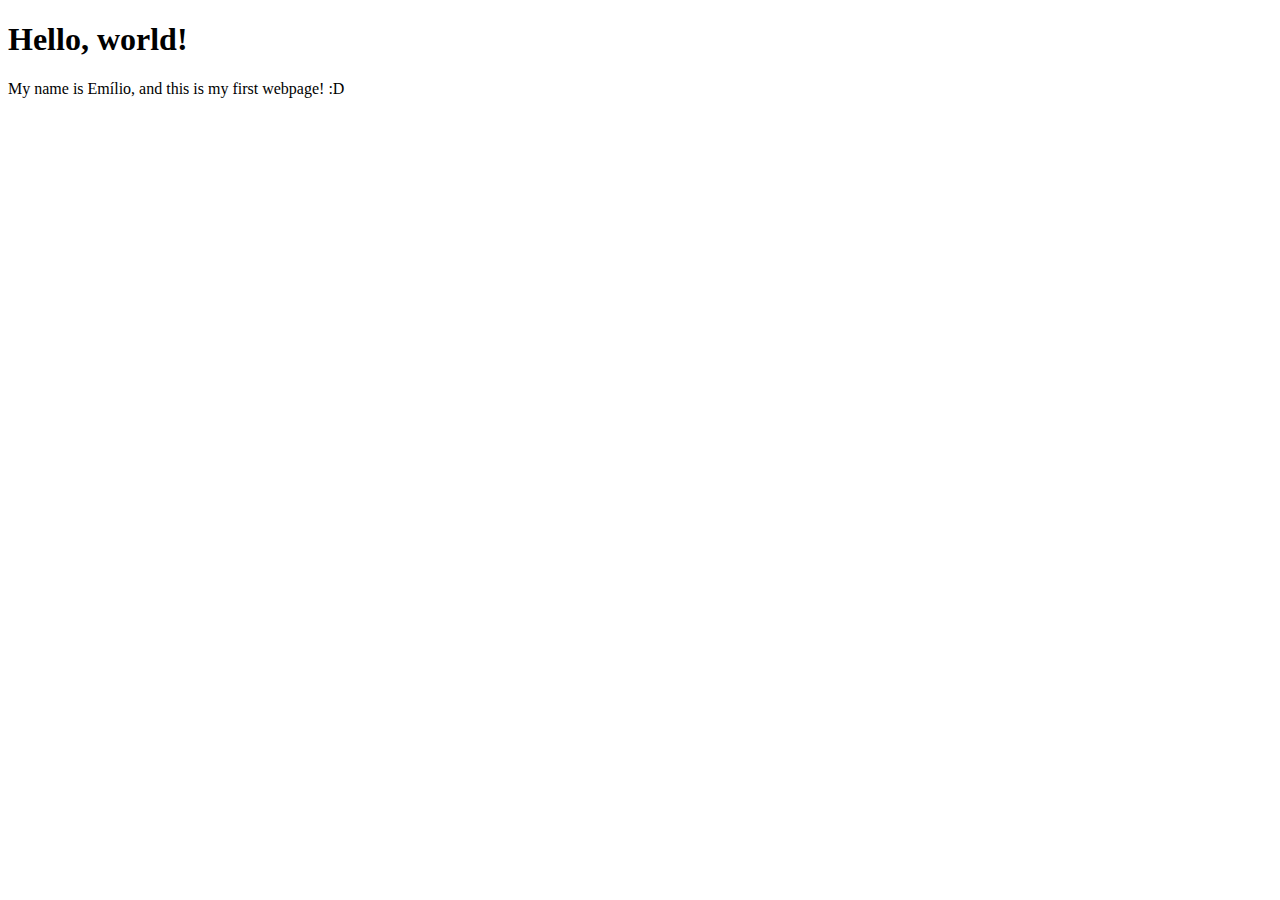
<file: 01-Test/index.html>
<!DOCTYPE html>
<html lang="en">
  <head>
    <meta charset="UTF-8" />
    <meta http-equiv="X-UA-Compatible" content="IE=edge" />
    <meta name="viewport" content="width=device-width, initial-scale=1.0" />
    <title>My first webpage</title>
  </head>
  <body>
    <h1>Hello, world!</h1>
    <p>My name is Emílio, and this is my first webpage! :D</p>
  </body>
</html>
</file>
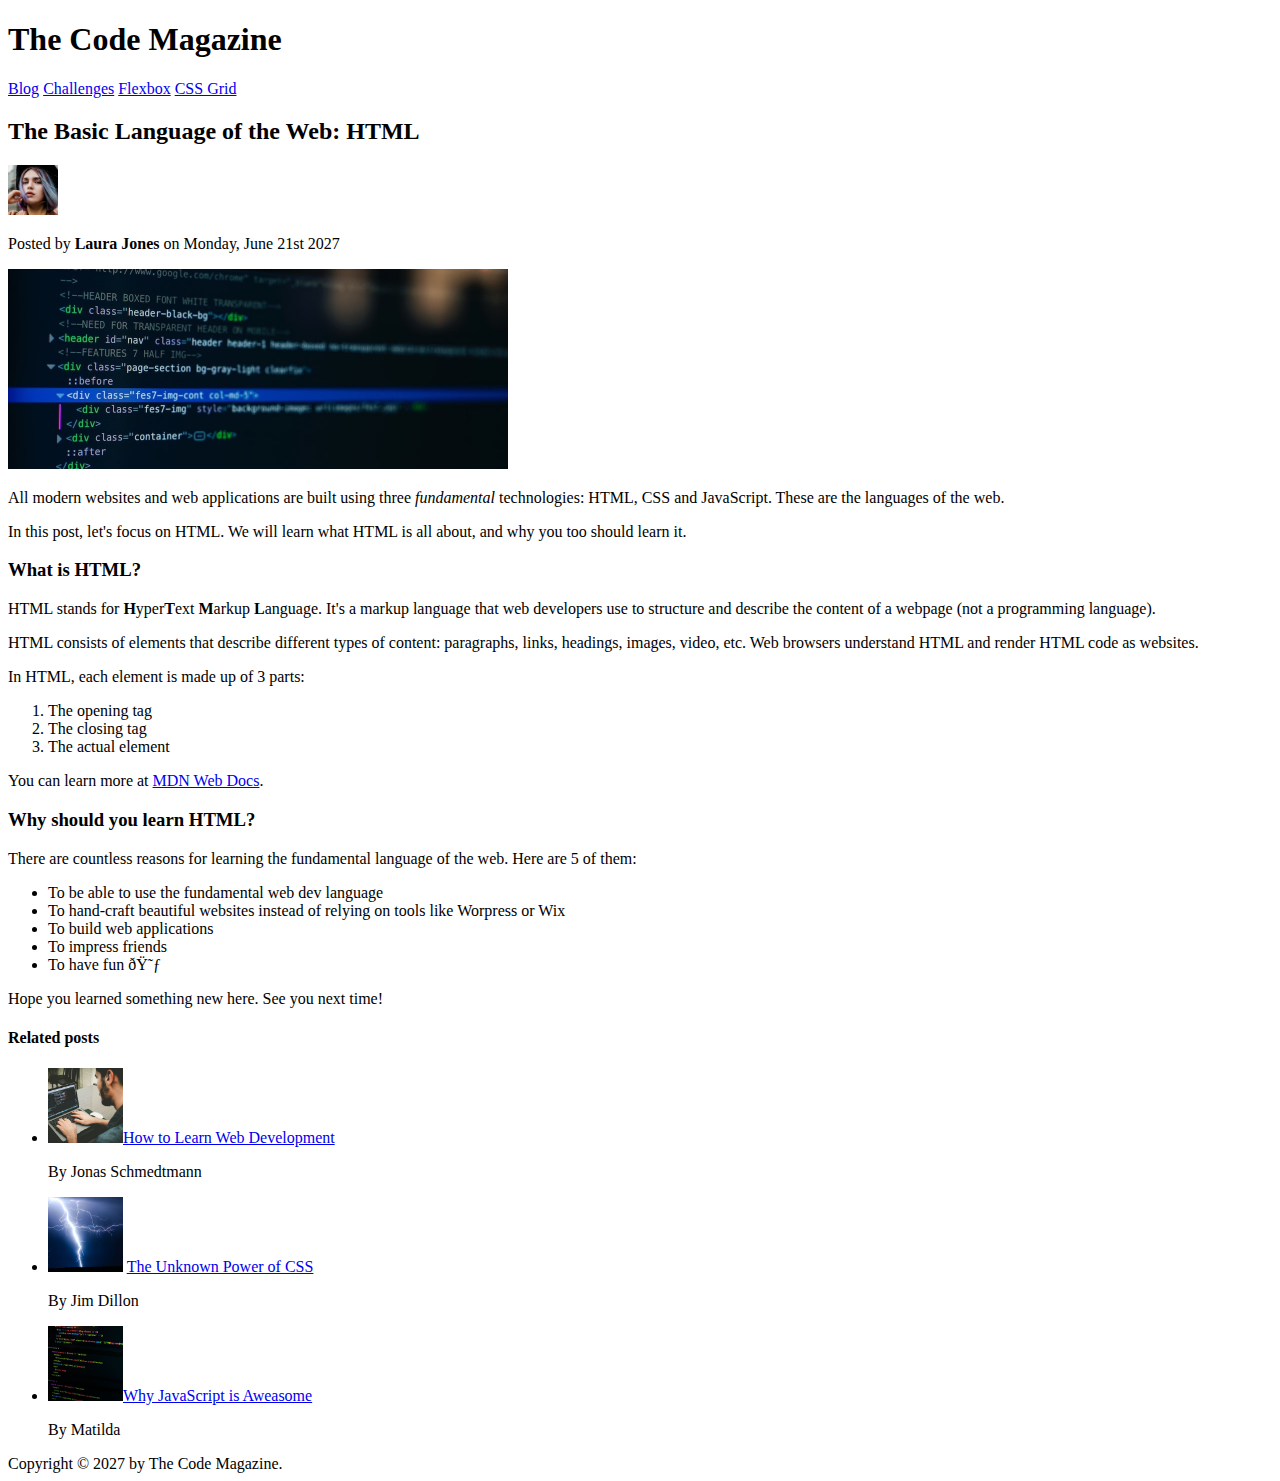
<file: 02-HTML-Fundamentals/index.html>
<!DOCTYPE html>
<html lang="en">
  <head>
    <meta charset-="UTF-8" />
    <title>Basic Language of the Web: HTML</title>
  </head>

  <body>
    <!--
    <h1>The Basic Language of the Web: HTML</h1>
    <h2>The Basic Language of the Web: HTML</h2>
    <h3>The Basic Language of the Web: HTML</h3>
    <h4>The Basic Language of the Web: HTML</h4>
    <h5>The Basic Language of the Web: HTML</h5>
    <h6>The Basic Language of the Web: HTML</h6>
    -->

    <header>
      <h1>The Code Magazine</h1>

      <nav>
        <a href="blog.html">Blog</a>
        <a href="#">Challenges</a>
        <a href="#">Flexbox</a>
        <a href="#">CSS Grid</a>
      </nav>
    </header>

    <article>
      <header>
        <h2>The Basic Language of the Web: HTML</h2>

        <img
          src="img/laura-jones.jpg"
          alt="Headshot of Laura Jones"
          height="50"
          width="50"
        />

        <p>Posted by <strong>Laura Jones</strong> on Monday, June 21st 2027</p>

        <img
          src="img/post-img.jpg"
          alt="HTML code on a screen"
          width="500"
          height="200"
        />
      </header>

      <p>
        All modern websites and web applications are built using three
        <em>fundamental</em>
        technologies: HTML, CSS and JavaScript. These are the languages of the
        web.
      </p>

      <p>
        In this post, let's focus on HTML. We will learn what HTML is all about,
        and why you too should learn it.
      </p>

      <h3>What is HTML?</h3>
      <p>
        HTML stands for <strong>H</strong>yper<strong>T</strong>ext
        <strong>M</strong>arkup <strong>L</strong>anguage. It's a markup
        language that web developers use to structure and describe the content
        of a webpage (not a programming language).
      </p>

      <p>
        HTML consists of elements that describe different types of content:
        paragraphs, links, headings, images, video, etc. Web browsers understand
        HTML and render HTML code as websites.
      </p>

      <p>In HTML, each element is made up of 3 parts:</p>

      <ol>
        <li>The opening tag</li>
        <li>The closing tag</li>
        <li>The actual element</li>
      </ol>

      <p>
        You can learn more at
        <a
          href="https://developer.mozilla.org/en-US/docs/Web/HTML"
          target="_blank"
          >MDN Web Docs</a
        >.
      </p>

      <h3>Why should you learn HTML?</h3>

      <p>
        There are countless reasons for learning the fundamental language of the
        web. Here are 5 of them:
      </p>

      <ul>
        <li>To be able to use the fundamental web dev language</li>
        <li>
          To hand-craft beautiful websites instead of relying on tools like
          Worpress or Wix
        </li>
        <li>To build web applications</li>
        <li>To impress friends</li>
        <li>To have fun 😃</li>
      </ul>

      <p>Hope you learned something new here. See you next time!</p>
    </article>

    <aside>
      <h4>Related posts</h4>

      <ul>
        <li>
          <img
            src="img/related-1.jpg"
            alt="Person Programming"
            width="75"
            height="75"
          /><a href="#">How to Learn Web Development</a>
          <p>By Jonas Schmedtmann</p>
        </li>

        <li>
          <img
            src="img/related-2.jpg"
            alt="Lightining"
            width="75"
            height="75"
          />
          <a href="#">The Unknown Power of CSS</a>
          <p>By Jim Dillon</p>
        </li>

        <li>
          <img
            src="img/related-3.jpg"
            alt="JavaScript Code on a screen"
            width="75"
            height="75"
          /><a href="#">Why JavaScript is Aweasome</a>
          <p>By Matilda</p>
        </li>
      </ul>
    </aside>

    <footer>Copyright &copy; 2027 by The Code Magazine.</footer>
  </body>
</html>
</file>
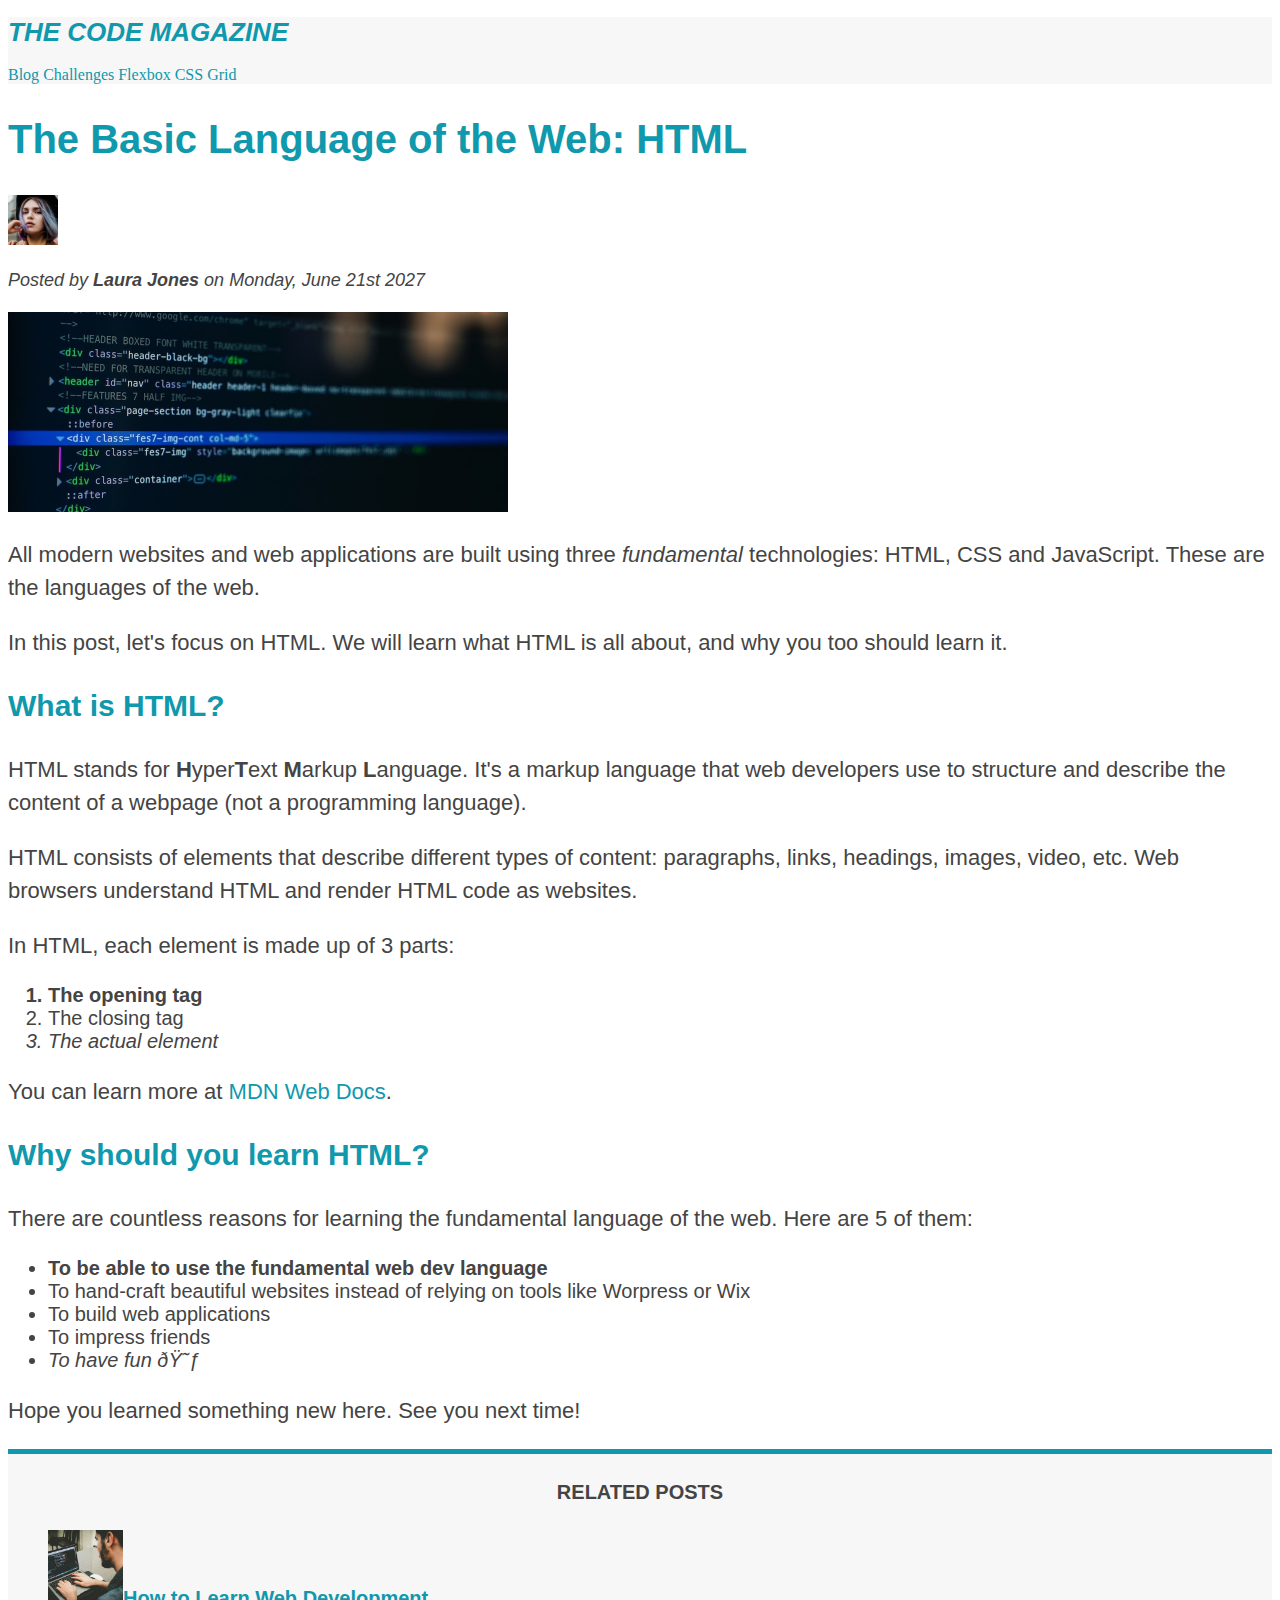
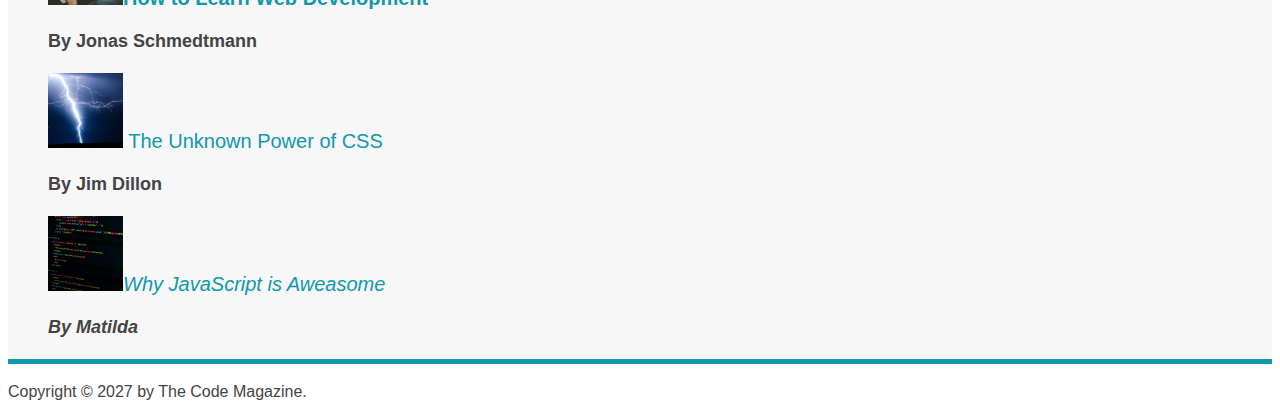
<file: 03-CSS-Fundamentals/index.html>
<!DOCTYPE html>
<html lang="en">

  <head>
    <meta charset-="UTF-8" />
    <link href="style.css" rel="stylesheet" />
    <title>Basic Language of the Web: HTML</title>
  </head>

  <body>
    <!--
    <h1>The Basic Language of the Web: HTML</h1>
    <h2>The Basic Language of the Web: HTML</h2>
    <h3>The Basic Language of the Web: HTML</h3>
    <h4>The Basic Language of the Web: HTML</h4>
    <h5>The Basic Language of the Web: HTML</h5>
    <h6>The Basic Language of the Web: HTML</h6>
    -->

    <header class="main-header">
      <h1>The Code Magazine</h1>

      <nav>
        <a href="blog.html">Blog</a>
        <a href="#">Challenges</a>
        <a href="#">Flexbox</a>
        <a href="#">CSS Grid</a>
      </nav>
    </header>

    <article>
      <header>
        <h2>The Basic Language of the Web: HTML</h2>

        <img
          src="img/laura-jones.jpg"
          alt="Headshot of Laura Jones"
          height="50"
          width="50"
        />

        <p id="author">Posted by <strong>Laura Jones</strong> on Monday, June 21st 2027</p>

        <img
          src="img/post-img.jpg"
          alt="HTML code on a screen"
          width="500"
          height="200"
        />
      </header>

      <p>
        All modern websites and web applications are built using three
        <em>fundamental</em>
        technologies: HTML, CSS and JavaScript. These are the languages of the
        web.
      </p>

      <p>
        In this post, let's focus on HTML. We will learn what HTML is all about,
        and why you too should learn it.
      </p>

      <h3>What is HTML?</h3>
      <p>
        HTML stands for <strong>H</strong>yper<strong>T</strong>ext
        <strong>M</strong>arkup <strong>L</strong>anguage. It's a markup
        language that web developers use to structure and describe the content
        of a webpage (not a programming language).
      </p>

      <p>
        HTML consists of elements that describe different types of content:
        paragraphs, links, headings, images, video, etc. Web browsers understand
        HTML and render HTML code as websites.
      </p>

      <p>In HTML, each element is made up of 3 parts:</p>

      <ol>
        <li class="first-li">The opening tag</li>
        <li>The closing tag</li>
        <li>The actual element</li>
      </ol>

      <p>
        You can learn more at
        <a
          href="https://developer.mozilla.org/en-US/docs/Web/HTML"
          target="_blank"
          >MDN Web Docs</a
        >.
      </p>

      <h3>Why should you learn HTML?</h3>

      <p>
        There are countless reasons for learning the fundamental language of the
        web. Here are 5 of them:
      </p>

      <ul>
        <li class="first-li">To be able to use the fundamental web dev language</li>
        <li>
          To hand-craft beautiful websites instead of relying on tools like
          Worpress or Wix
        </li>
        <li>To build web applications</li>
        <li>To impress friends</li>
        <li>To have fun 😃</li>
      </ul>

      <p>Hope you learned something new here. See you next time!</p>
    </article>

    <aside>
      <h4>Related posts</h4>

      <ul class="related-posts">
        <li>
          <img
            src="img/related-1.jpg"
            alt="Person Programming"
            width="75"
            height="75"
          /><a href="#">How to Learn Web Development</a>
          <p class="related-author">By Jonas Schmedtmann</p>
        </li>

        <li>
          <img
            src="img/related-2.jpg"
            alt="Lightining"
            width="75"
            height="75"
          />
          <a href="#">The Unknown Power of CSS</a>
          <p class="related-author">By Jim Dillon</p>
        </li>

        <li>
          <img
            src="img/related-3.jpg"
            alt="JavaScript Code on a screen"
            width="75"
            height="75"
          /><a href="#">Why JavaScript is Aweasome</a>
          <p class="related-author">By Matilda</p>
        </li>
      </ul>
    </aside>

    <footer>
      <p id="copyright" class="copyright text">Copyright &copy; 2027 by The Code Magazine.</p>
    </footer>
  </body>
</html>
</file>
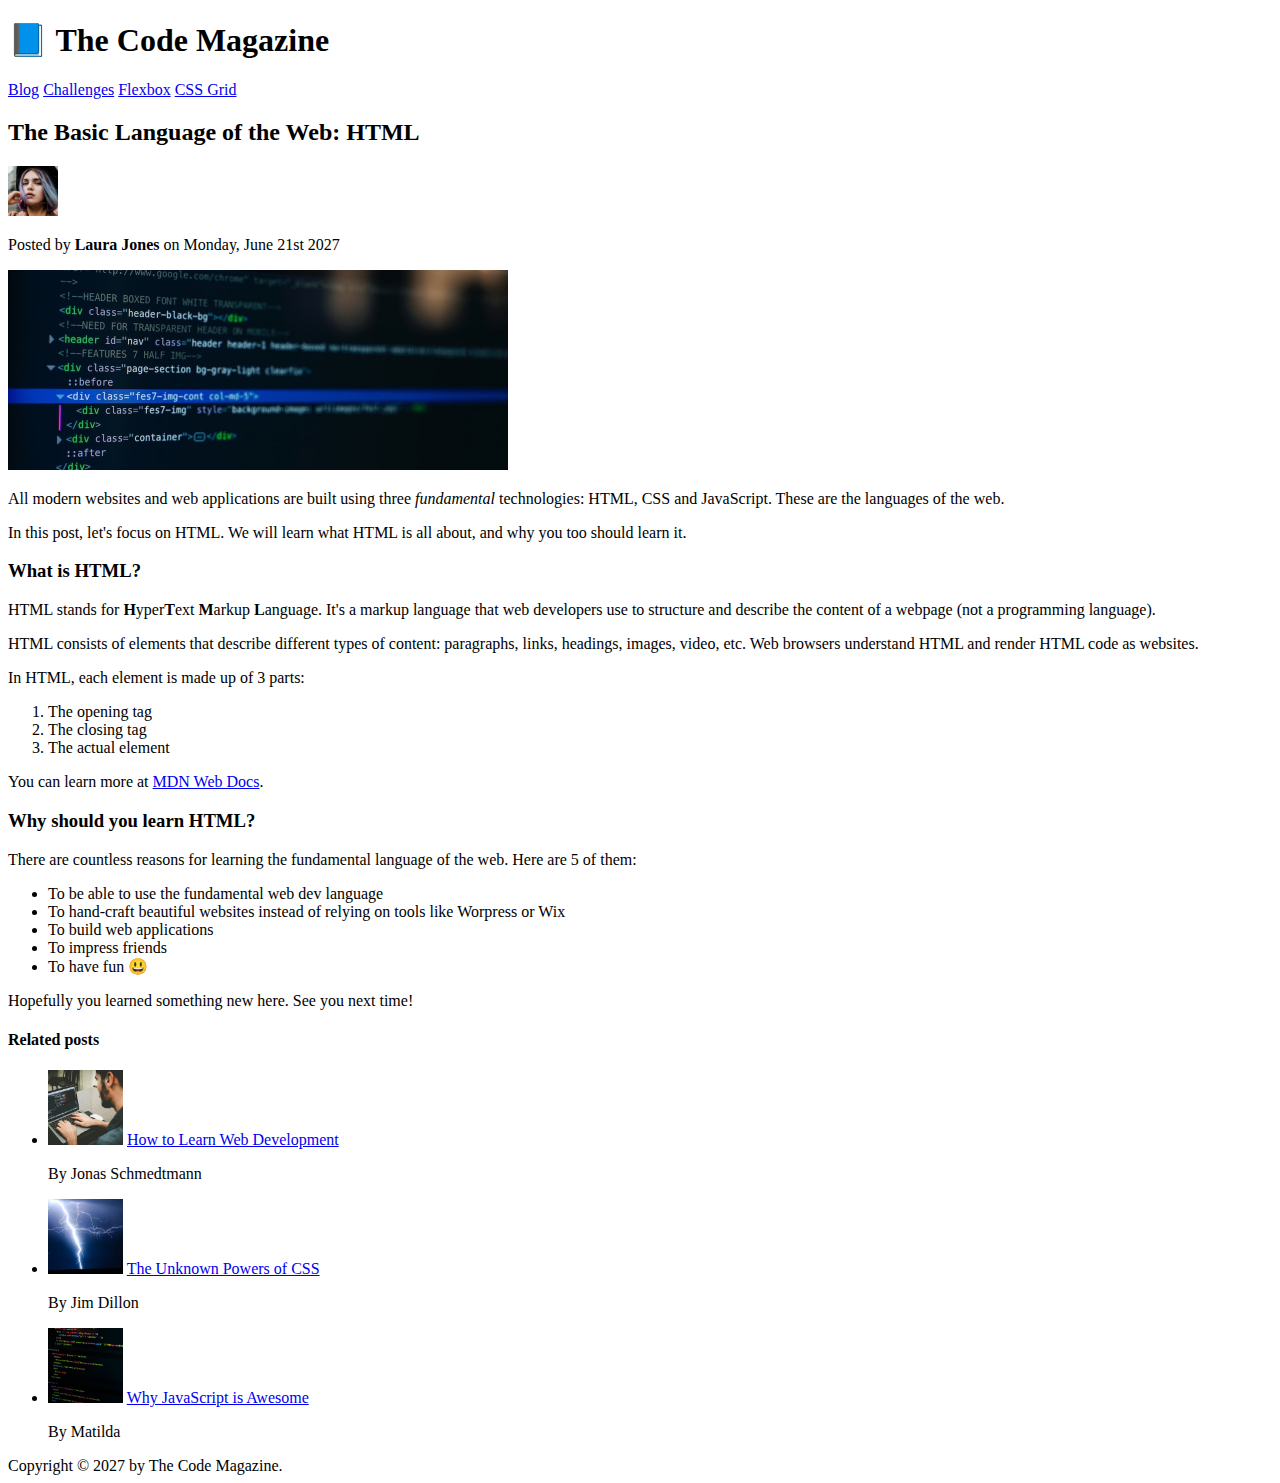
<file: html-css-course-master/final/02-HTML-Fundamentals/index.html>
<!DOCTYPE html>
<html lang="en">
  <head>
    <meta charset="UTF-8" />
    <title>The Basic Language of the Web: HTML</title>
  </head>

  <body>
    <!--
    <h1>The Basic Language of the Web: HTML</h1>
    <h2>The Basic Language of the Web: HTML</h2>
    <h3>The Basic Language of the Web: HTML</h3>
    <h4>The Basic Language of the Web: HTML</h4>
    <h5>The Basic Language of the Web: HTML</h5>
    <h6>The Basic Language of the Web: HTML</h6>
    -->

    <header>
      <h1>📘 The Code Magazine</h1>

      <nav>
        <a href="blog.html">Blog</a>
        <a href="#">Challenges</a>
        <a href="#">Flexbox</a>
        <a href="#">CSS Grid</a>
      </nav>
    </header>

    <article>
      <header>
        <h2>The Basic Language of the Web: HTML</h2>

        <img
          src="img/laura-jones.jpg"
          alt="Headshot of Laura Jones"
          height="50"
          width="50"
        />

        <p>Posted by <strong>Laura Jones</strong> on Monday, June 21st 2027</p>

        <img
          src="img/post-img.jpg"
          alt="HTML code on a screen"
          width="500"
          height="200"
        />
      </header>

      <p>
        All modern websites and web applications are built using three
        <em>fundamental</em>
        technologies: HTML, CSS and JavaScript. These are the languages of the
        web.
      </p>

      <p>
        In this post, let's focus on HTML. We will learn what HTML is all about,
        and why you too should learn it.
      </p>

      <h3>What is HTML?</h3>
      <p>
        HTML stands for <strong>H</strong>yper<strong>T</strong>ext
        <strong>M</strong>arkup <strong>L</strong>anguage. It's a markup
        language that web developers use to structure and describe the content
        of a webpage (not a programming language).
      </p>
      <p>
        HTML consists of elements that describe different types of content:
        paragraphs, links, headings, images, video, etc. Web browsers understand
        HTML and render HTML code as websites.
      </p>
      <p>In HTML, each element is made up of 3 parts:</p>

      <ol>
        <li>The opening tag</li>
        <li>The closing tag</li>
        <li>The actual element</li>
      </ol>

      <p>
        You can learn more at
        <a
          href="https://developer.mozilla.org/en-US/docs/Web/HTML"
          target="_blank"
          >MDN Web Docs</a
        >.
      </p>

      <h3>Why should you learn HTML?</h3>

      <p>
        There are countless reasons for learning the fundamental language of the
        web. Here are 5 of them:
      </p>

      <ul>
        <li>To be able to use the fundamental web dev language</li>
        <li>
          To hand-craft beautiful websites instead of relying on tools like
          Worpress or Wix
        </li>
        <li>To build web applications</li>
        <li>To impress friends</li>
        <li>To have fun 😃</li>
      </ul>

      <p>Hopefully you learned something new here. See you next time!</p>
    </article>

    <aside>
      <h4>Related posts</h4>

      <ul>
        <li>
          <img
            src="img/related-1.jpg"
            alt="Person programming"
            width="75"
            width="75"
          />
          <a href="#">How to Learn Web Development</a>
          <p>By Jonas Schmedtmann</p>
        </li>
        <li>
          <img src="img/related-2.jpg" alt="Lightning" width="75" heigth="75" />
          <a href="#">The Unknown Powers of CSS</a>
          <p>By Jim Dillon</p>
        </li>
        <li>
          <img
            src="img/related-3.jpg"
            alt="JavaScript code on a screen"
            width="75"
            height="75"
          />
          <a href="#">Why JavaScript is Awesome</a>
          <p>By Matilda</p>
        </li>
      </ul>
    </aside>

    <footer>Copyright &copy; 2027 by The Code Magazine.</footer>
  </body>
</html>
</file>
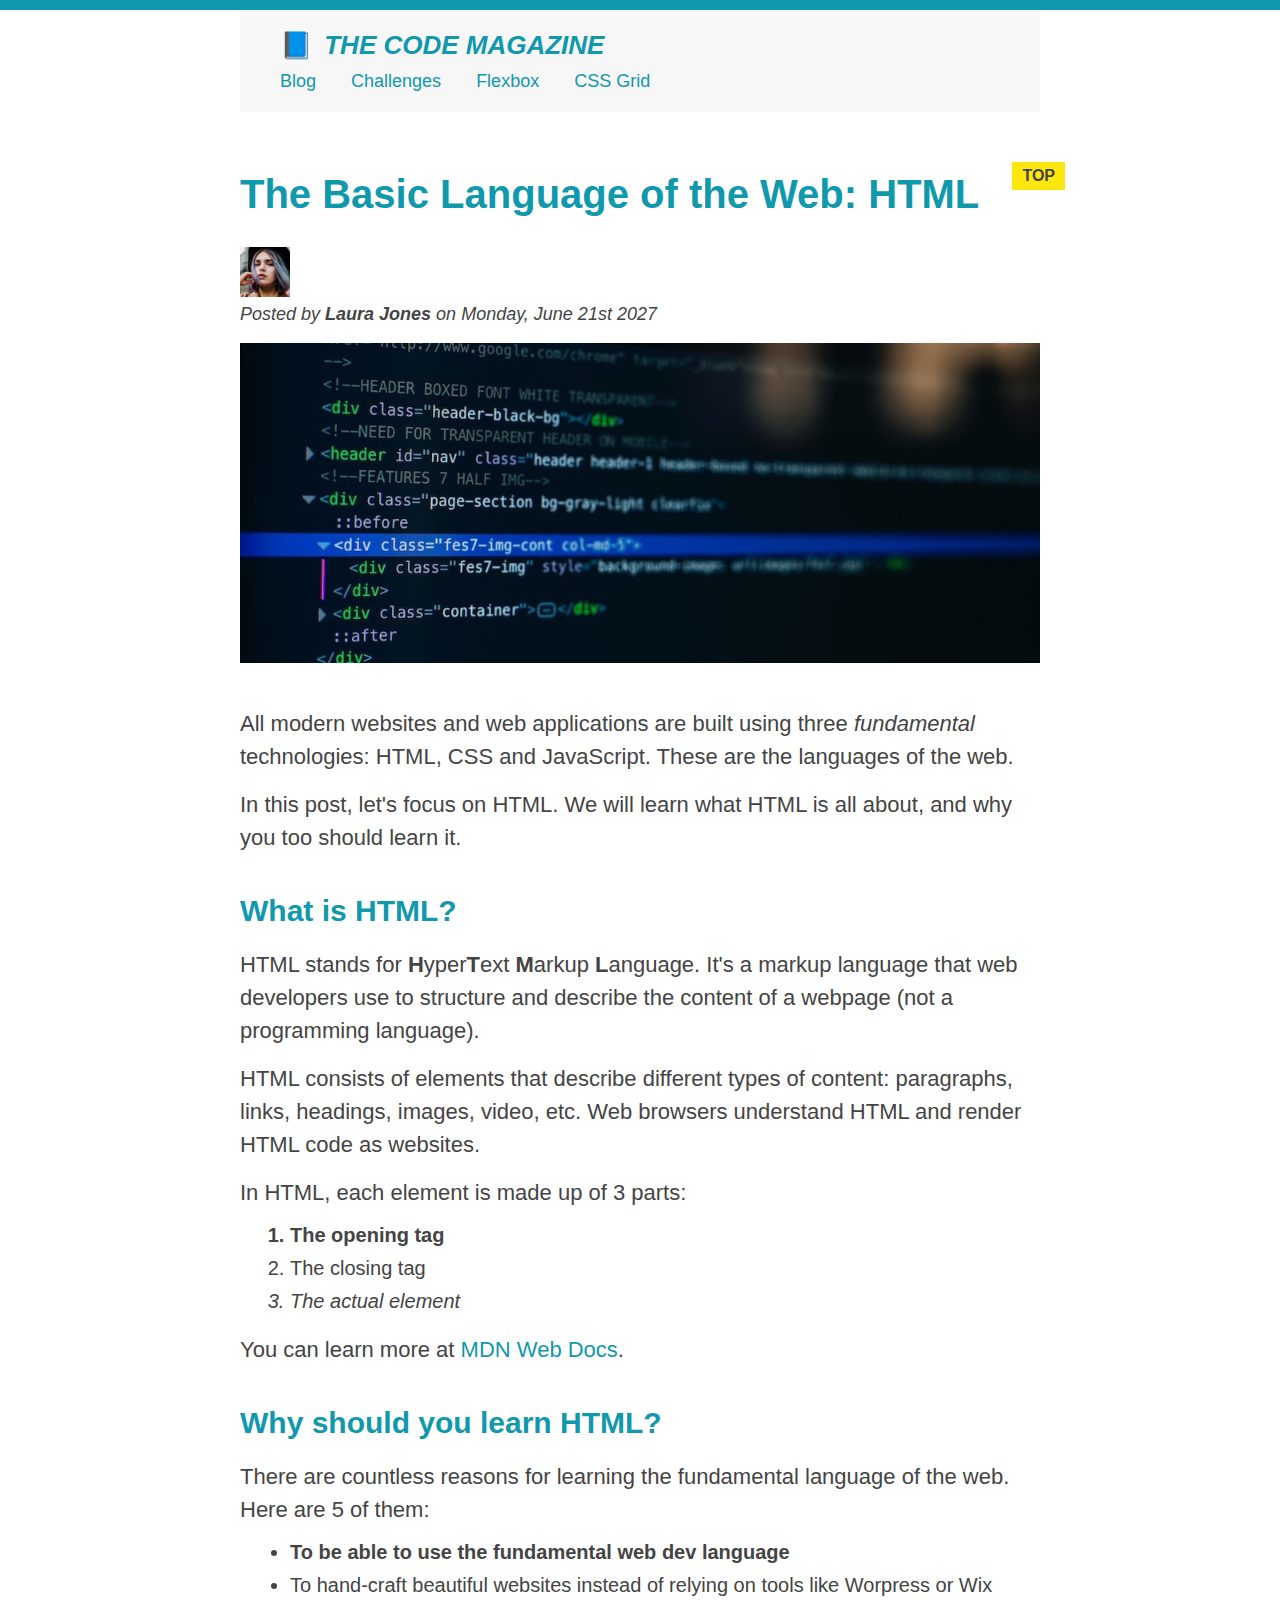
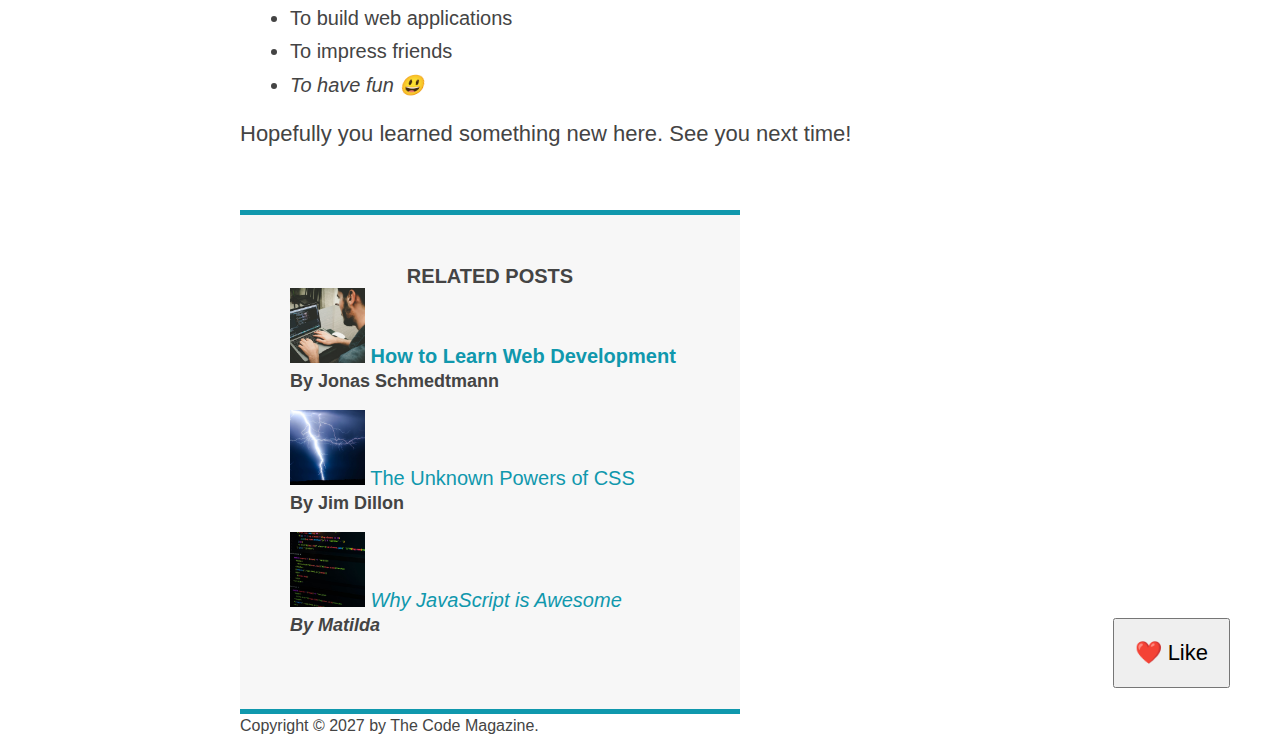
<file: html-css-course-master/final/03-CSS-Fundamentals/index.html>
<!DOCTYPE html>
<html lang="en">
  <head>
    <meta charset="UTF-8" />
    <link href="style.css" rel="stylesheet" />

    <title>The Basic Language of the Web: HTML</title>
  </head>

  <body>
    <!--
    <h1>The Basic Language of the Web: HTML</h1>
    <h2>The Basic Language of the Web: HTML</h2>
    <h3>The Basic Language of the Web: HTML</h3>
    <h4>The Basic Language of the Web: HTML</h4>
    <h5>The Basic Language of the Web: HTML</h5>
    <h6>The Basic Language of the Web: HTML</h6>
    -->

    <div class="container">
      <header class="main-header">
        <h1>📘 The Code Magazine</h1>

        <nav>
          <!-- <strong>This is the navigation</strong> -->
          <a href="blog.html">Blog</a>
          <a href="#">Challenges</a>
          <a href="#">Flexbox</a>
          <a href="#">CSS Grid</a>
        </nav>
      </header>

      <article>
        <header class="post-header">
          <h2>The Basic Language of the Web: HTML</h2>

          <img
            src="img/laura-jones.jpg"
            alt="Headshot of Laura Jones"
            height="50"
            width="50"
          />

          <p id="author">
            Posted by <strong>Laura Jones</strong> on Monday, June 21st 2027
          </p>

          <img
            src="img/post-img.jpg"
            alt="HTML code on a screen"
            width="500"
            height="200"
            class="post-img"
          />
          <button>❤️ Like</button>
        </header>

        <p>
          All modern websites and web applications are built using three
          <em>fundamental</em>
          technologies: HTML, CSS and JavaScript. These are the languages of the
          web.
        </p>

        <p>
          In this post, let's focus on HTML. We will learn what HTML is all
          about, and why you too should learn it.
        </p>

        <h3>What is HTML?</h3>
        <p>
          HTML stands for <strong>H</strong>yper<strong>T</strong>ext
          <strong>M</strong>arkup <strong>L</strong>anguage. It's a markup
          language that web developers use to structure and describe the content
          of a webpage (not a programming language).
        </p>
        <p>
          HTML consists of elements that describe different types of content:
          paragraphs, links, headings, images, video, etc. Web browsers
          understand HTML and render HTML code as websites.
        </p>
        <p>In HTML, each element is made up of 3 parts:</p>

        <ol>
          <li class="first-li">The opening tag</li>
          <li>The closing tag</li>
          <li>The actual element</li>
        </ol>

        <p>
          You can learn more at
          <a
            href="https://developer.mozilla.org/en-US/docs/Web/HTML"
            target="_blank"
            >MDN Web Docs</a
          >.
        </p>

        <h3>Why should you learn HTML?</h3>

        <p>
          There are countless reasons for learning the fundamental language of
          the web. Here are 5 of them:
        </p>

        <ul>
          <li class="first-li">
            To be able to use the fundamental web dev language
          </li>
          <li>
            To hand-craft beautiful websites instead of relying on tools like
            Worpress or Wix
          </li>
          <li>To build web applications</li>
          <li>To impress friends</li>
          <li>To have fun 😃</li>
        </ul>

        <p>Hopefully you learned something new here. See you next time!</p>
      </article>

      <aside>
        <h4>Related posts</h4>

        <ul class="related">
          <li>
            <img
              src="img/related-1.jpg"
              alt="Person programming"
              width="75"
              height="75"
            />
            <a href="#">How to Learn Web Development</a>
            <p class="related-author">By Jonas Schmedtmann</p>
          </li>
          <li>
            <img
              src="img/related-2.jpg"
              alt="Lightning"
              width="75"
              height="75"
            />
            <a href="#">The Unknown Powers of CSS</a>
            <p class="related-author">By Jim Dillon</p>
          </li>
          <li>
            <img
              src="img/related-3.jpg"
              alt="JavaScript code on a screen"
              width="75"
              height="75"
            />
            <a href="#">Why JavaScript is Awesome</a>
            <p class="related-author">By Matilda</p>
          </li>
        </ul>
      </aside>

      <footer>
        <p id="copyright" class="copyright text">
          Copyright &copy; 2027 by The Code Magazine.
        </p>
      </footer>
    </div>
  </body>
</html>
</file>
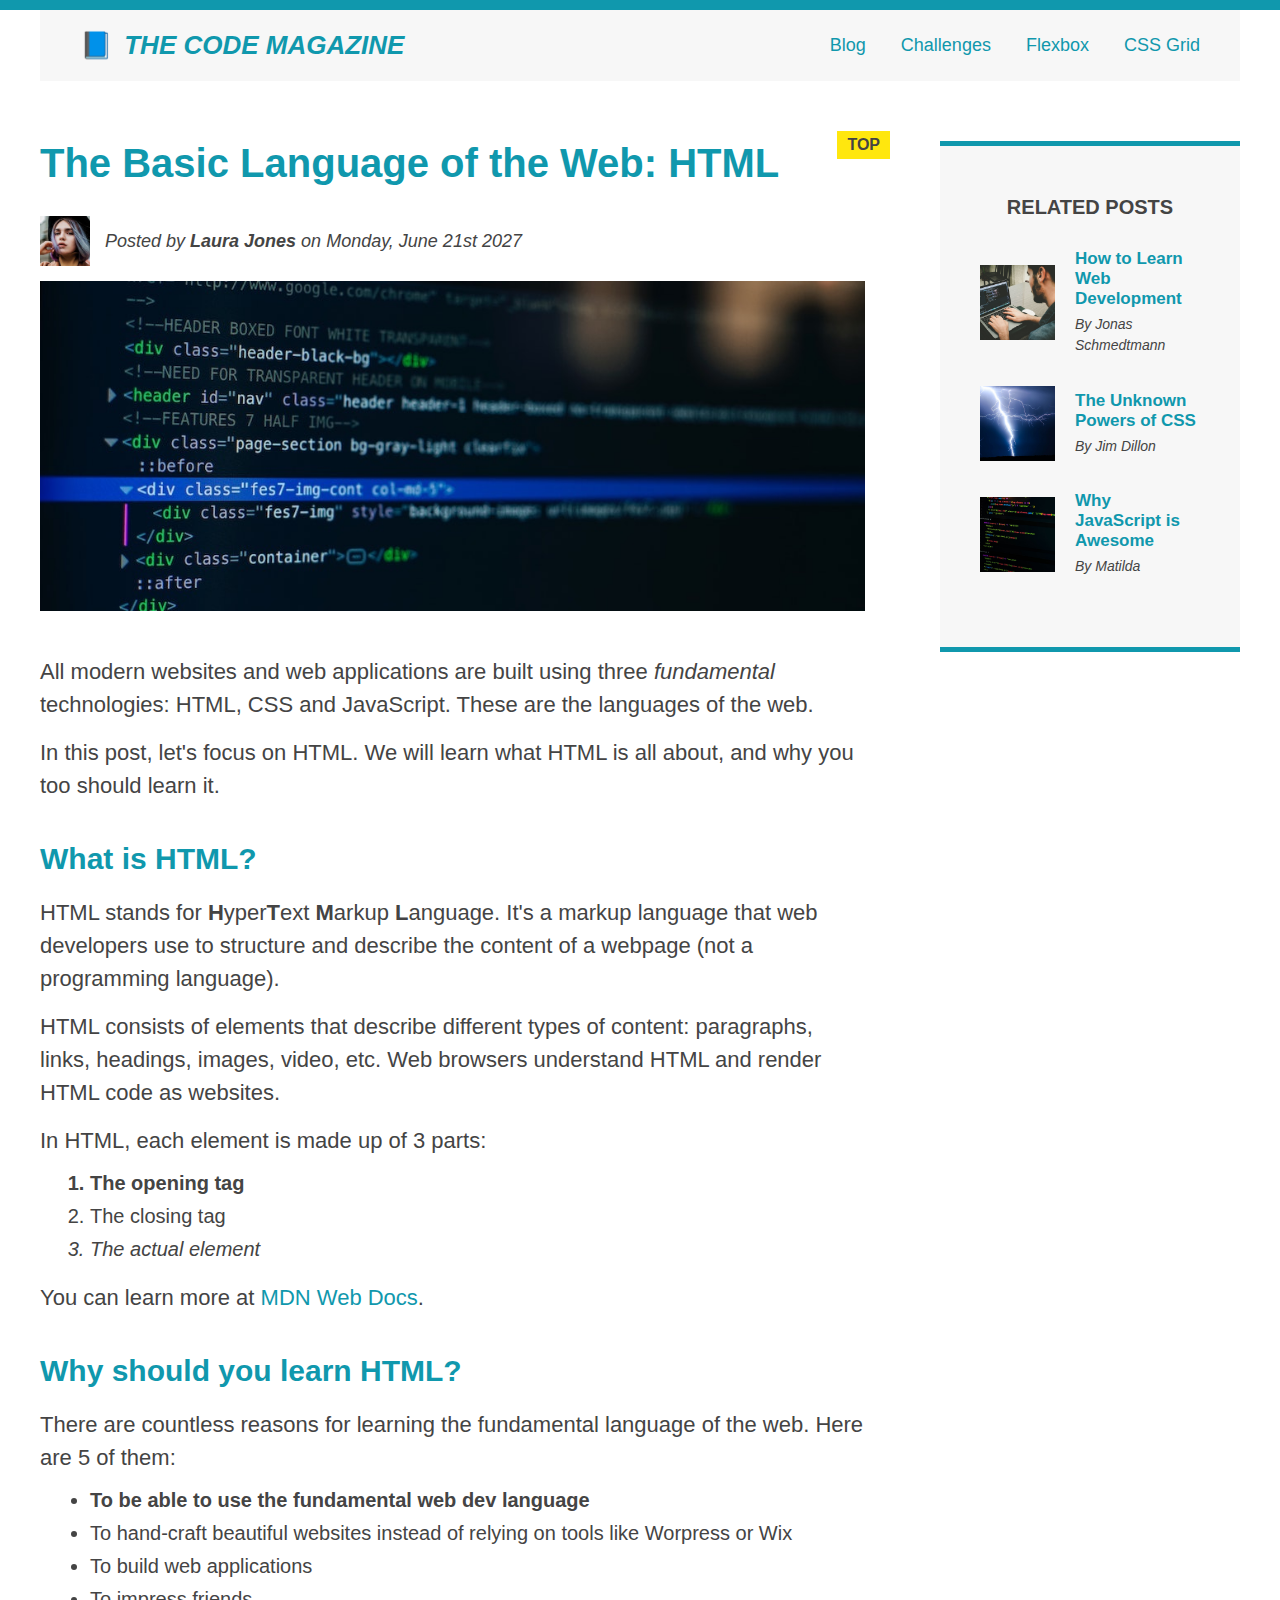
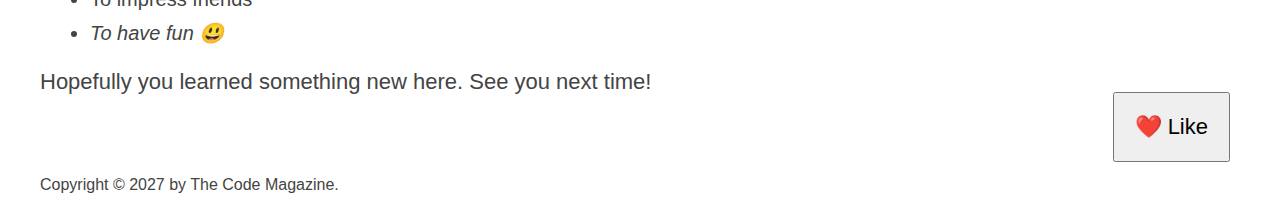
<file: html-css-course-master/final/04-CSS-Layouts/index.html>
<!DOCTYPE html>
<html lang="en">
  <head>
    <meta charset="UTF-8" />
    <link href="style.css" rel="stylesheet" />

    <title>The Basic Language of the Web: HTML</title>
  </head>

  <body>
    <!--
    <h1>The Basic Language of the Web: HTML</h1>
    <h2>The Basic Language of the Web: HTML</h2>
    <h3>The Basic Language of the Web: HTML</h3>
    <h4>The Basic Language of the Web: HTML</h4>
    <h5>The Basic Language of the Web: HTML</h5>
    <h6>The Basic Language of the Web: HTML</h6>
    -->

    <div class="container">
      <header class="main-header clearfix">
        <h1>📘 The Code Magazine</h1>

        <nav>
          <!-- <strong>This is the navigation</strong> -->
          <a href="blog.html">Blog</a>
          <a href="#">Challenges</a>
          <a href="flexbox.html">Flexbox</a>
          <a href="css-grid.html">CSS Grid</a>
        </nav>

        <!-- <div class="clear"></div> -->
      </header>

      <!-- ONLY NECESSARY FOR FLEXBOX -->
      <!-- <div class="row"> -->
      <article>
        <header class="post-header">
          <h2>The Basic Language of the Web: HTML</h2>

          <div class="author-box">
            <img
              src="img/laura-jones.jpg"
              alt="Headshot of Laura Jones"
              height="50"
              width="50"
              class="author-img"
            />

            <p id="author" class="author">
              Posted by <strong>Laura Jones</strong> on Monday, June 21st 2027
            </p>
          </div>

          <img
            src="img/post-img.jpg"
            alt="HTML code on a screen"
            width="500"
            height="200"
            class="post-img"
          />
          <button>❤️ Like</button>
        </header>

        <p>
          All modern websites and web applications are built using three
          <em>fundamental</em>
          technologies: HTML, CSS and JavaScript. These are the languages of the
          web.
        </p>

        <p>
          In this post, let's focus on HTML. We will learn what HTML is all
          about, and why you too should learn it.
        </p>

        <h3>What is HTML?</h3>
        <p>
          HTML stands for <strong>H</strong>yper<strong>T</strong>ext
          <strong>M</strong>arkup <strong>L</strong>anguage. It's a markup
          language that web developers use to structure and describe the content
          of a webpage (not a programming language).
        </p>
        <p>
          HTML consists of elements that describe different types of content:
          paragraphs, links, headings, images, video, etc. Web browsers
          understand HTML and render HTML code as websites.
        </p>
        <p>In HTML, each element is made up of 3 parts:</p>

        <ol>
          <li class="first-li">The opening tag</li>
          <li>The closing tag</li>
          <li>The actual element</li>
        </ol>

        <p>
          You can learn more at
          <a
            href="https://developer.mozilla.org/en-US/docs/Web/HTML"
            target="_blank"
            >MDN Web Docs</a
          >.
        </p>

        <h3>Why should you learn HTML?</h3>

        <p>
          There are countless reasons for learning the fundamental language of
          the web. Here are 5 of them:
        </p>

        <ul>
          <li class="first-li">
            To be able to use the fundamental web dev language
          </li>
          <li>
            To hand-craft beautiful websites instead of relying on tools like
            Worpress or Wix
          </li>
          <li>To build web applications</li>
          <li>To impress friends</li>
          <li>To have fun 😃</li>
        </ul>

        <p>Hopefully you learned something new here. See you next time!</p>
      </article>

      <aside>
        <h4>Related posts</h4>

        <ul class="related">
          <li class="related-post">
            <img
              src="img/related-1.jpg"
              alt="Person programming"
              width="75"
              height="75"
            />
            <div>
              <a href="#" class="related-link">How to Learn Web Development</a>
              <p class="related-author">By Jonas Schmedtmann</p>
            </div>
          </li>
          <li class="related-post">
            <img
              src="img/related-2.jpg"
              alt="Lightning"
              width="75"
              height="75"
            />
            <div>
              <a href="#" class="related-link">The Unknown Powers of CSS</a>
              <p class="related-author">By Jim Dillon</p>
            </div>
          </li>
          <li class="related-post">
            <img
              src="img/related-3.jpg"
              alt="JavaScript code on a screen"
              width="75"
              height="75"
            />
            <div>
              <a href="#" class="related-link">Why JavaScript is Awesome</a>
              <p class="related-author">By Matilda</p>
            </div>
          </li>
        </ul>
      </aside>
      <!-- </div> -->

      <footer>
        <p id="copyright" class="copyright text">
          Copyright &copy; 2027 by The Code Magazine.
        </p>
      </footer>
    </div>
  </body>
</html>
</file>
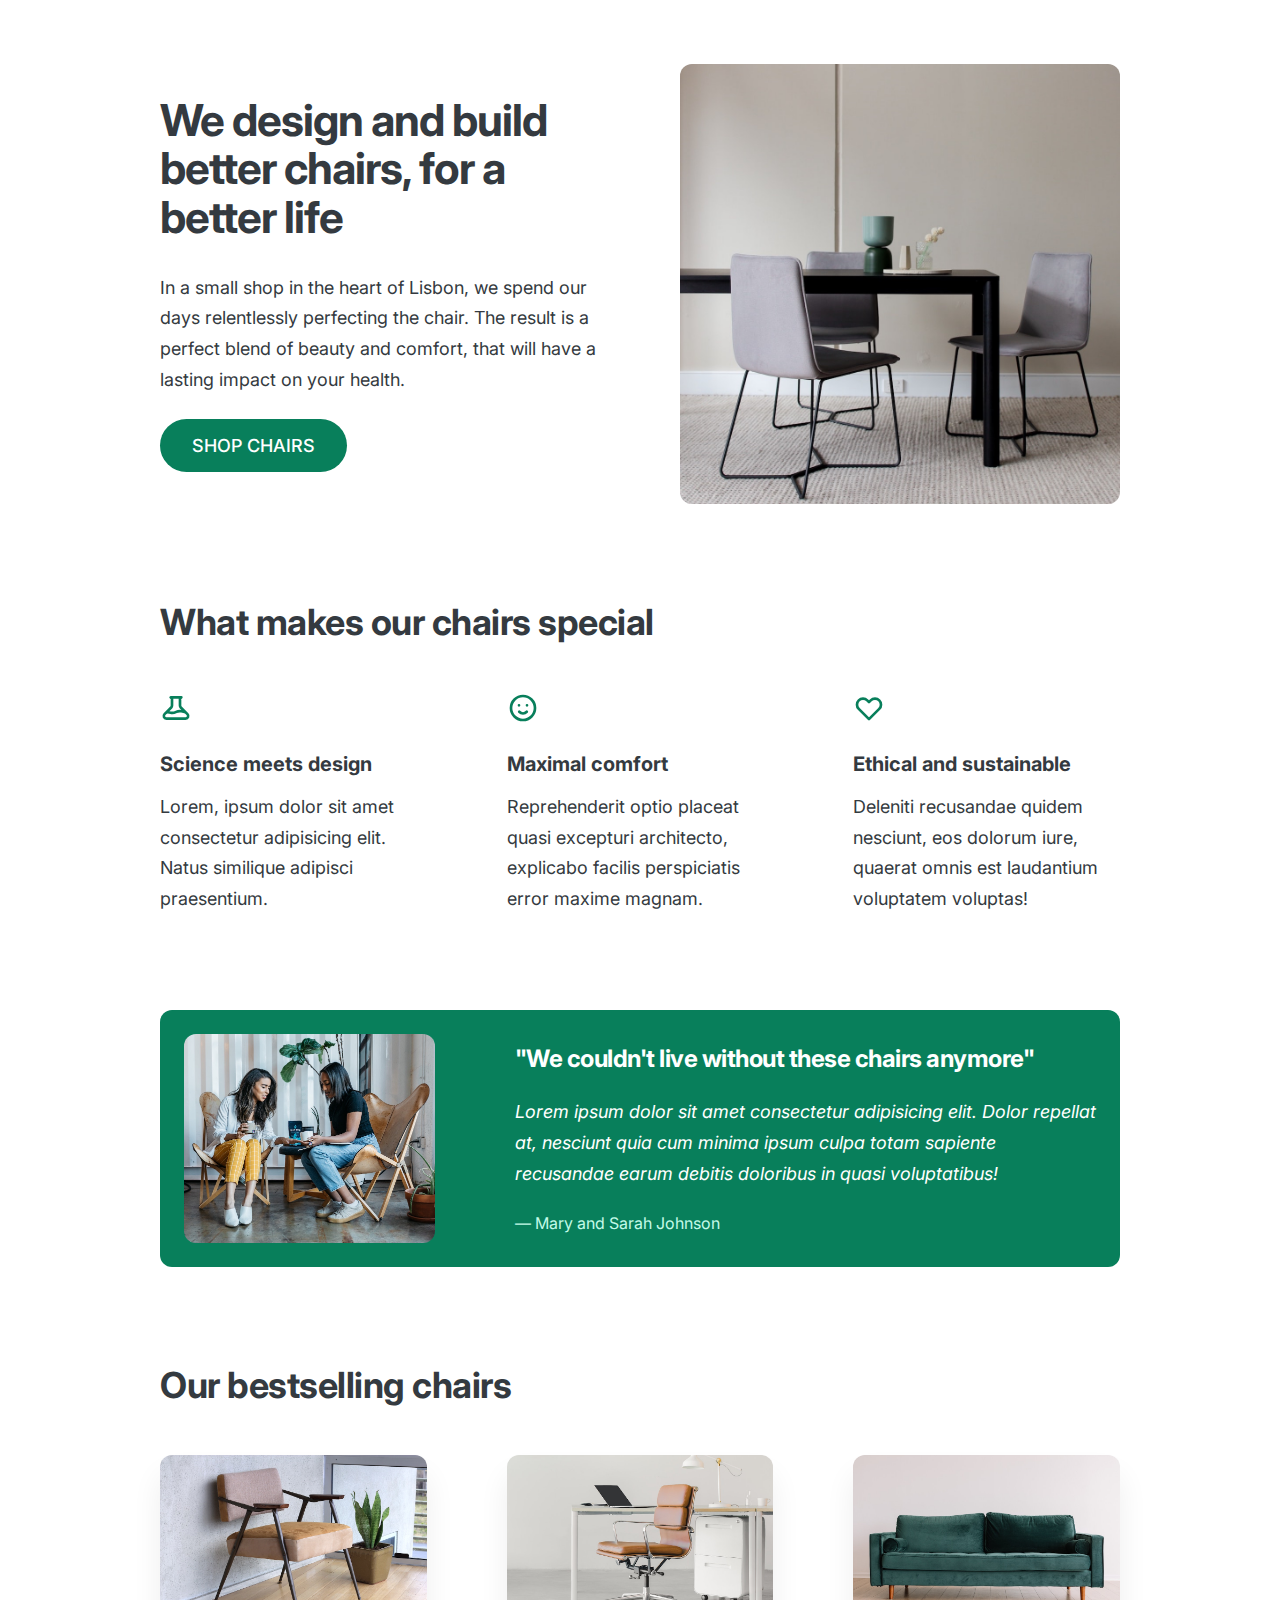
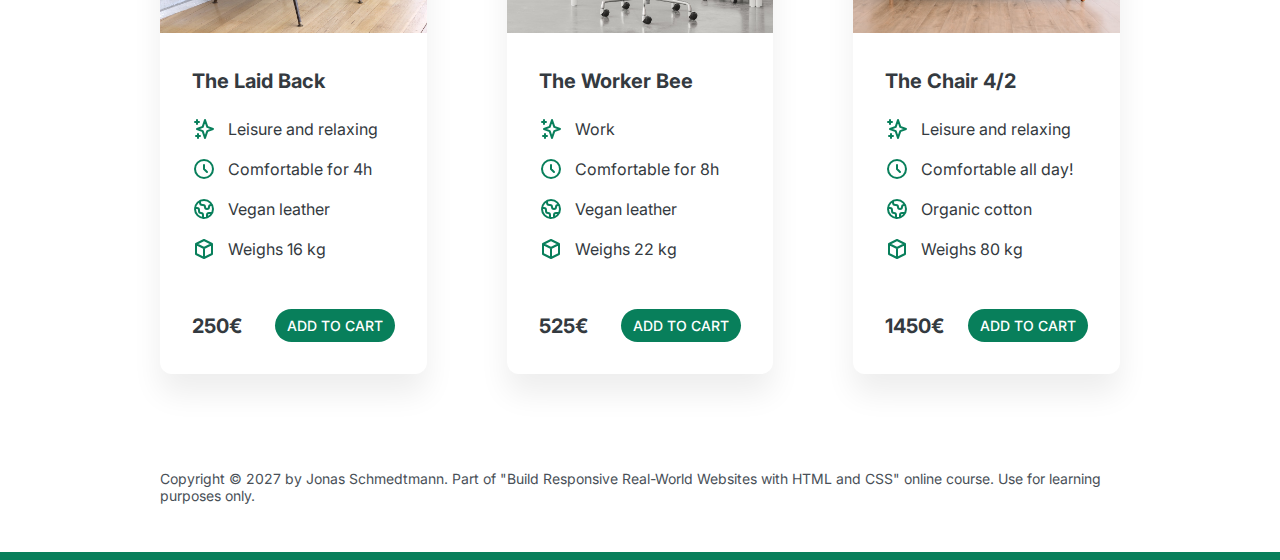
<file: html-css-course-master/final/05-Design/index.html>
<!DOCTYPE html>
<html lang="en">
  <head>
    <meta charset="UTF-8" />
    <meta http-equiv="X-UA-Compatible" content="IE=edge" />
    <meta name="viewport" content="width=device-width, initial-scale=1.0" />

    <link rel="preconnect" href="https://fonts.gstatic.com" />
    <link
      href="https://fonts.googleapis.com/css2?family=Inter:wght@400;500;700&display=swap"
      rel="stylesheet"
    />

    <link rel="stylesheet" href="style.css" />
    <title>Lisbon Chair Shop</title>
  </head>
  <body>
    <div class="container">
      <header>
        <div class="header-text-box">
          <h1>We design and build better chairs, for a better life</h1>
          <p class="header-text">
            In a small shop in the heart of Lisbon, we spend our days
            relentlessly perfecting the chair. The result is a perfect blend of
            beauty and comfort, that will have a lasting impact on your health.
          </p>
          <a class="btn btn--big" href="#">Shop chairs</a>
        </div>
        <img src="hero.jpg" alt="Photo" />
      </header>

      <section>
        <h2>What makes our chairs special</h2>
        <div class="grid-3-cols">
          <div>
            <svg
              xmlns="http://www.w3.org/2000/svg"
              class="features-icon"
              fill="none"
              viewBox="0 0 24 24"
              stroke="currentColor"
            >
              <path
                stroke-linecap="round"
                stroke-linejoin="round"
                stroke-width="2"
                d="M19.428 15.428a2 2 0 00-1.022-.547l-2.387-.477a6 6 0 00-3.86.517l-.318.158a6 6 0 01-3.86.517L6.05 15.21a2 2 0 00-1.806.547M8 4h8l-1 1v5.172a2 2 0 00.586 1.414l5 5c1.26 1.26.367 3.414-1.415 3.414H4.828c-1.782 0-2.674-2.154-1.414-3.414l5-5A2 2 0 009 10.172V5L8 4z"
              />
            </svg>
            <p class="features-title"><strong>Science meets design</strong></p>
            <p class="features-text">
              Lorem, ipsum dolor sit amet consectetur adipisicing elit. Natus
              similique adipisci praesentium.
            </p>
          </div>

          <div>
            <svg
              xmlns="http://www.w3.org/2000/svg"
              class="features-icon"
              fill="none"
              viewBox="0 0 24 24"
              stroke="currentColor"
            >
              <path
                stroke-linecap="round"
                stroke-linejoin="round"
                stroke-width="2"
                d="M14.828 14.828a4 4 0 01-5.656 0M9 10h.01M15 10h.01M21 12a9 9 0 11-18 0 9 9 0 0118 0z"
              />
            </svg>
            <p class="features-title">
              <strong>Maximal comfort</strong>
            </p>
            <p class="features-text">
              Reprehenderit optio placeat quasi excepturi architecto, explicabo
              facilis perspiciatis error maxime magnam.
            </p>
          </div>

          <div>
            <svg
              xmlns="http://www.w3.org/2000/svg"
              class="features-icon"
              fill="none"
              viewBox="0 0 24 24"
              stroke="currentColor"
            >
              <path
                stroke-linecap="round"
                stroke-linejoin="round"
                stroke-width="2"
                d="M4.318 6.318a4.5 4.5 0 000 6.364L12 20.364l7.682-7.682a4.5 4.5 0 00-6.364-6.364L12 7.636l-1.318-1.318a4.5 4.5 0 00-6.364 0z"
              />
            </svg>
            <p class="features-title">
              <strong>Ethical and sustainable</strong>
            </p>
            <p class="features-text">
              Deleniti recusandae quidem nesciunt, eos dolorum iure, quaerat
              omnis est laudantium voluptatem voluptas!
            </p>
          </div>
        </div>
      </section>

      <section class="testimonial-section">
        <div class="grid-3-cols">
          <img src="customers.jpg" alt="People sitting on chairs" />
          <div class="testimonial-box">
            <h2>"We couldn't live without these chairs anymore"</h2>
            <blockquote class="testimonial-text">
              Lorem ipsum dolor sit amet consectetur adipisicing elit. Dolor
              repellat at, nesciunt quia cum minima ipsum culpa totam sapiente
              recusandae earum debitis doloribus in quasi voluptatibus!
            </blockquote>
            <p class="testimonial-author">&mdash; Mary and Sarah Johnson</p>
          </div>
        </div>
      </section>

      <section>
        <h2>Our bestselling chairs</h2>
        <div class="grid-3-cols">
          <figure class="chair">
            <img src="chair-1.jpg" alt="Chair" />
            <div class="chair-box">
              <h3>The Laid Back</h3>
              <ul class="chair-details">
                <li>
                  <svg
                    xmlns="http://www.w3.org/2000/svg"
                    class="chair-icon"
                    fill="none"
                    viewBox="0 0 24 24"
                    stroke="currentColor"
                  >
                    <path
                      stroke-linecap="round"
                      stroke-linejoin="round"
                      stroke-width="2"
                      d="M5 3v4M3 5h4M6 17v4m-2-2h4m5-16l2.286 6.857L21 12l-5.714 2.143L13 21l-2.286-6.857L5 12l5.714-2.143L13 3z"
                    />
                  </svg>
                  <!-- Span is a generic INLINE text element, it doesn't have any meaning. It's like a div element, but inline -->
                  <span>Leisure and relaxing</span>
                </li>
                <li>
                  <svg
                    xmlns="http://www.w3.org/2000/svg"
                    class="chair-icon"
                    fill="none"
                    viewBox="0 0 24 24"
                    stroke="currentColor"
                  >
                    <path
                      stroke-linecap="round"
                      stroke-linejoin="round"
                      stroke-width="2"
                      d="M12 8v4l3 3m6-3a9 9 0 11-18 0 9 9 0 0118 0z"
                    />
                  </svg>
                  <span>Comfortable for 4h</span>
                </li>
                <li>
                  <svg
                    xmlns="http://www.w3.org/2000/svg"
                    class="chair-icon"
                    fill="none"
                    viewBox="0 0 24 24"
                    stroke="currentColor"
                  >
                    <path
                      stroke-linecap="round"
                      stroke-linejoin="round"
                      stroke-width="2"
                      d="M3.055 11H5a2 2 0 012 2v1a2 2 0 002 2 2 2 0 012 2v2.945M8 3.935V5.5A2.5 2.5 0 0010.5 8h.5a2 2 0 012 2 2 2 0 104 0 2 2 0 012-2h1.064M15 20.488V18a2 2 0 012-2h3.064M21 12a9 9 0 11-18 0 9 9 0 0118 0z"
                    />
                  </svg>
                  <span>Vegan leather</span>
                </li>
                <li>
                  <svg
                    xmlns="http://www.w3.org/2000/svg"
                    class="chair-icon"
                    fill="none"
                    viewBox="0 0 24 24"
                    stroke="currentColor"
                  >
                    <path
                      stroke-linecap="round"
                      stroke-linejoin="round"
                      stroke-width="2"
                      d="M20 7l-8-4-8 4m16 0l-8 4m8-4v10l-8 4m0-10L4 7m8 4v10M4 7v10l8 4"
                    />
                  </svg>
                  <span>Weighs 16 kg</span>
                </li>
              </ul>
              <div class="chair-price">
                <strong>250€</strong>
                <a href="#" class="btn btn--small">Add to cart</a>
              </div>
            </div>
          </figure>

          <figure class="chair">
            <img src="chair-2.jpg" alt="Chair" />
            <div class="chair-box">
              <h3>The Worker Bee</h3>
              <ul class="chair-details">
                <li>
                  <svg
                    xmlns="http://www.w3.org/2000/svg"
                    class="chair-icon"
                    fill="none"
                    viewBox="0 0 24 24"
                    stroke="currentColor"
                  >
                    <path
                      stroke-linecap="round"
                      stroke-linejoin="round"
                      stroke-width="2"
                      d="M5 3v4M3 5h4M6 17v4m-2-2h4m5-16l2.286 6.857L21 12l-5.714 2.143L13 21l-2.286-6.857L5 12l5.714-2.143L13 3z"
                    />
                  </svg>
                  <span>Work</span>
                </li>
                <li>
                  <svg
                    xmlns="http://www.w3.org/2000/svg"
                    class="chair-icon"
                    fill="none"
                    viewBox="0 0 24 24"
                    stroke="currentColor"
                  >
                    <path
                      stroke-linecap="round"
                      stroke-linejoin="round"
                      stroke-width="2"
                      d="M12 8v4l3 3m6-3a9 9 0 11-18 0 9 9 0 0118 0z"
                    />
                  </svg>
                  <span>Comfortable for 8h</span>
                </li>
                <li>
                  <svg
                    xmlns="http://www.w3.org/2000/svg"
                    class="chair-icon"
                    fill="none"
                    viewBox="0 0 24 24"
                    stroke="currentColor"
                  >
                    <path
                      stroke-linecap="round"
                      stroke-linejoin="round"
                      stroke-width="2"
                      d="M3.055 11H5a2 2 0 012 2v1a2 2 0 002 2 2 2 0 012 2v2.945M8 3.935V5.5A2.5 2.5 0 0010.5 8h.5a2 2 0 012 2 2 2 0 104 0 2 2 0 012-2h1.064M15 20.488V18a2 2 0 012-2h3.064M21 12a9 9 0 11-18 0 9 9 0 0118 0z"
                    />
                  </svg>
                  <span>Vegan leather</span>
                </li>
                <li>
                  <svg
                    xmlns="http://www.w3.org/2000/svg"
                    class="chair-icon"
                    fill="none"
                    viewBox="0 0 24 24"
                    stroke="currentColor"
                  >
                    <path
                      stroke-linecap="round"
                      stroke-linejoin="round"
                      stroke-width="2"
                      d="M20 7l-8-4-8 4m16 0l-8 4m8-4v10l-8 4m0-10L4 7m8 4v10M4 7v10l8 4"
                    />
                  </svg>
                  <span>Weighs 22 kg</span>
                </li>
              </ul>
              <div class="chair-price">
                <strong>525€</strong>
                <a href="#" class="btn btn--small">Add to cart</a>
              </div>
            </div>
          </figure>

          <figure class="chair">
            <img src="chair-3.jpg" alt="Chair" />
            <div class="chair-box">
              <h3>The Chair 4/2</h3>
              <ul class="chair-details">
                <li>
                  <svg
                    xmlns="http://www.w3.org/2000/svg"
                    class="chair-icon"
                    fill="none"
                    viewBox="0 0 24 24"
                    stroke="currentColor"
                  >
                    <path
                      stroke-linecap="round"
                      stroke-linejoin="round"
                      stroke-width="2"
                      d="M5 3v4M3 5h4M6 17v4m-2-2h4m5-16l2.286 6.857L21 12l-5.714 2.143L13 21l-2.286-6.857L5 12l5.714-2.143L13 3z"
                    />
                  </svg>
                  <span>Leisure and relaxing</span>
                </li>
                <li>
                  <svg
                    xmlns="http://www.w3.org/2000/svg"
                    class="chair-icon"
                    fill="none"
                    viewBox="0 0 24 24"
                    stroke="currentColor"
                  >
                    <path
                      stroke-linecap="round"
                      stroke-linejoin="round"
                      stroke-width="2"
                      d="M12 8v4l3 3m6-3a9 9 0 11-18 0 9 9 0 0118 0z"
                    />
                  </svg>
                  <span>Comfortable all day!</span>
                </li>
                <li>
                  <svg
                    xmlns="http://www.w3.org/2000/svg"
                    class="chair-icon"
                    fill="none"
                    viewBox="0 0 24 24"
                    stroke="currentColor"
                  >
                    <path
                      stroke-linecap="round"
                      stroke-linejoin="round"
                      stroke-width="2"
                      d="M3.055 11H5a2 2 0 012 2v1a2 2 0 002 2 2 2 0 012 2v2.945M8 3.935V5.5A2.5 2.5 0 0010.5 8h.5a2 2 0 012 2 2 2 0 104 0 2 2 0 012-2h1.064M15 20.488V18a2 2 0 012-2h3.064M21 12a9 9 0 11-18 0 9 9 0 0118 0z"
                    />
                  </svg>
                  <span>Organic cotton</span>
                </li>
                <li>
                  <svg
                    xmlns="http://www.w3.org/2000/svg"
                    class="chair-icon"
                    fill="none"
                    viewBox="0 0 24 24"
                    stroke="currentColor"
                  >
                    <path
                      stroke-linecap="round"
                      stroke-linejoin="round"
                      stroke-width="2"
                      d="M20 7l-8-4-8 4m16 0l-8 4m8-4v10l-8 4m0-10L4 7m8 4v10M4 7v10l8 4"
                    />
                  </svg>
                  <span>Weighs 80 kg</span>
                </li>
              </ul>
              <div class="chair-price">
                <strong>1450€</strong>
                <a href="#" class="btn btn--small">Add to cart</a>
              </div>
            </div>
          </figure>
        </div>
      </section>

      <footer>
        Copyright &copy; 2027 by Jonas Schmedtmann. Part of "Build Responsive
        Real-World Websites with HTML and CSS" online course. Use for learning
        purposes only.
      </footer>
    </div>
  </body>
</html>
</file>
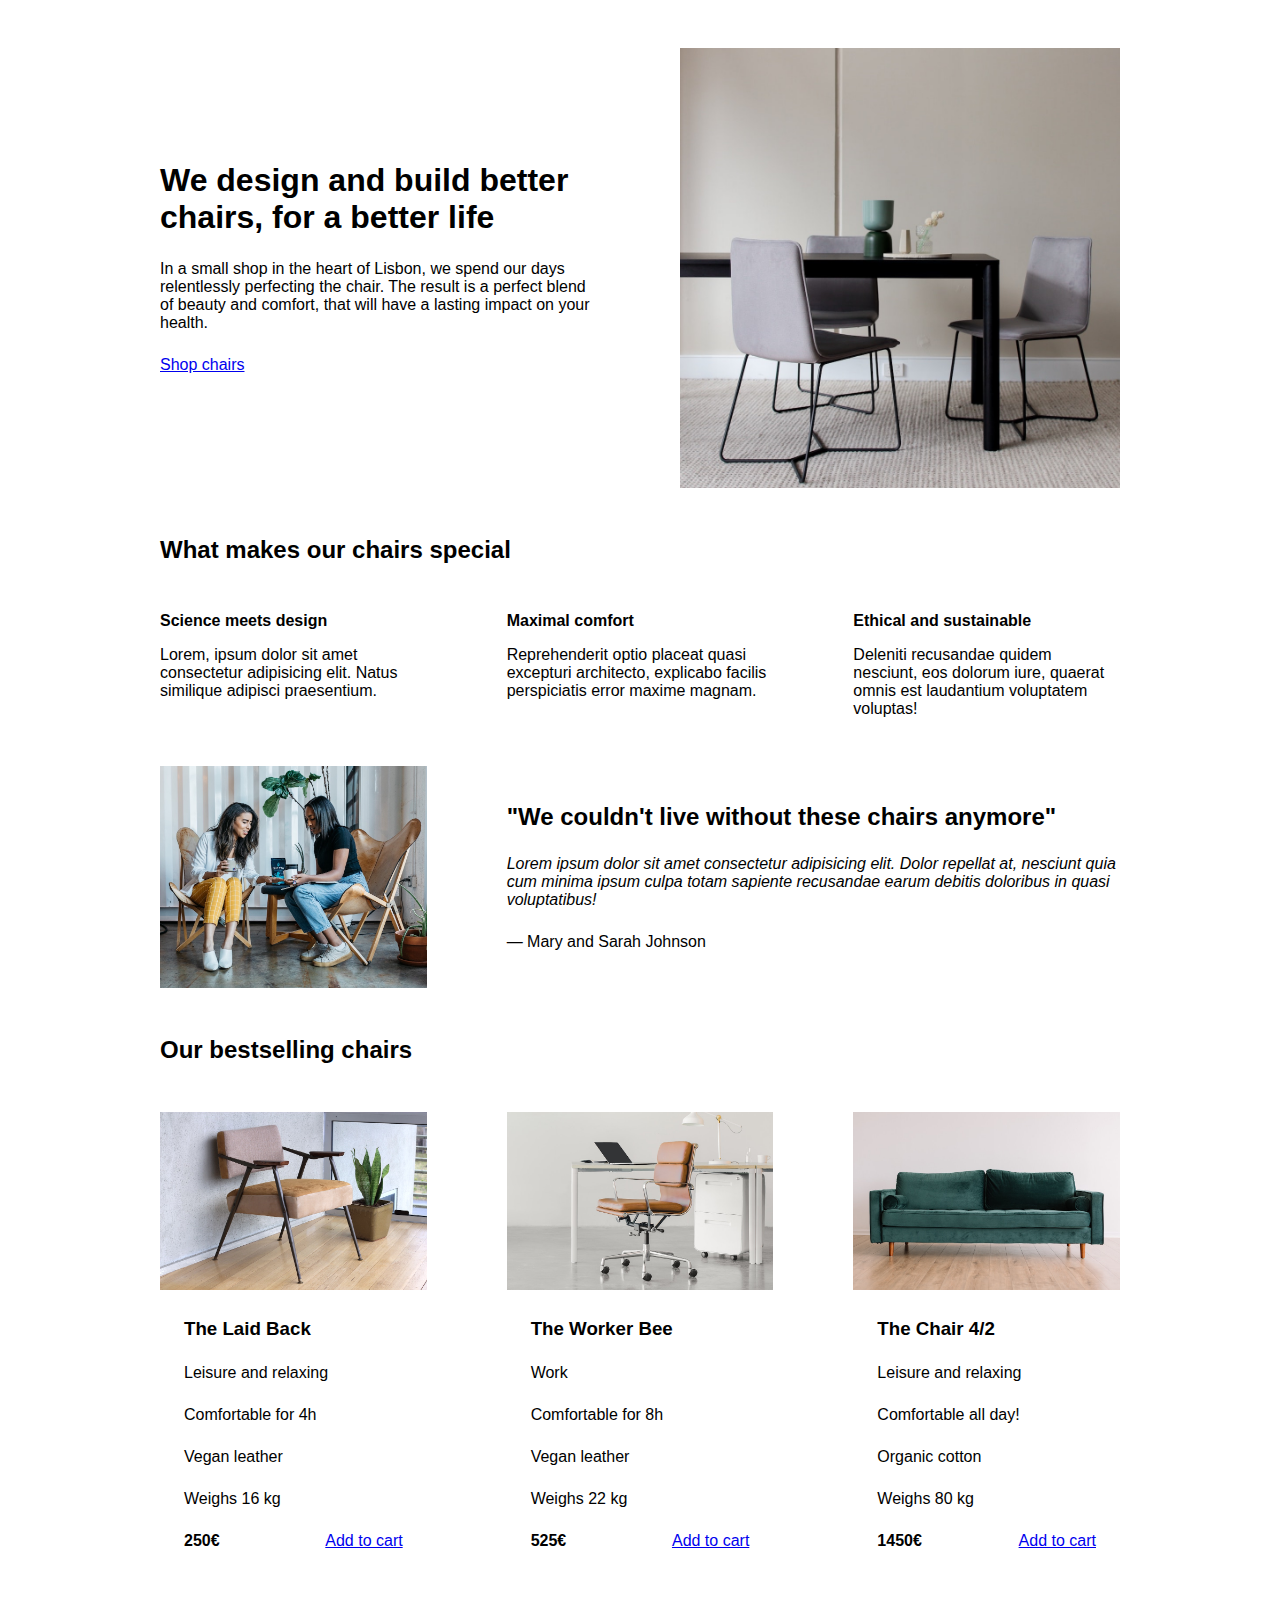
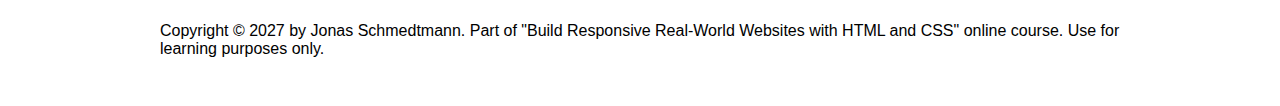
<file: html-css-course-master/starter/05-Design/index.html>
<!DOCTYPE html>
<html lang="en">
  <head>
    <meta charset="UTF-8" />
    <meta http-equiv="X-UA-Compatible" content="IE=edge" />
    <meta name="viewport" content="width=device-width, initial-scale=1.0" />

    <link rel="stylesheet" href="style.css" />
    <title>Lisbon Chair Shop</title>
  </head>
  <body>
    <div class="container">
      <header>
        <div class="header-text-box">
          <h1>We design and build better chairs, for a better life</h1>
          <p class="header-text">
            In a small shop in the heart of Lisbon, we spend our days
            relentlessly perfecting the chair. The result is a perfect blend of
            beauty and comfort, that will have a lasting impact on your health.
          </p>
          <a class="btn btn--big" href="#">Shop chairs</a>
        </div>
        <img src="hero.jpg" alt="Photo" />
      </header>

      <section>
        <h2>What makes our chairs special</h2>
        <div class="grid-3-cols">
          <div>
            <p class="features-title"><strong>Science meets design</strong></p>
            <p class="features-text">
              Lorem, ipsum dolor sit amet consectetur adipisicing elit. Natus
              similique adipisci praesentium.
            </p>
          </div>

          <div>
            <p class="features-title">
              <strong>Maximal comfort</strong>
            </p>
            <p class="features-text">
              Reprehenderit optio placeat quasi excepturi architecto, explicabo
              facilis perspiciatis error maxime magnam.
            </p>
          </div>

          <div>
            <p class="features-title">
              <strong>Ethical and sustainable</strong>
            </p>
            <p class="features-text">
              Deleniti recusandae quidem nesciunt, eos dolorum iure, quaerat
              omnis est laudantium voluptatem voluptas!
            </p>
          </div>
        </div>
      </section>

      <section class="testimonial-section">
        <div class="grid-3-cols">
          <img src="customers.jpg" alt="People sitting on chairs" />
          <div class="testimonial-box">
            <h2>"We couldn't live without these chairs anymore"</h2>
            <blockquote class="testimonial-text">
              Lorem ipsum dolor sit amet consectetur adipisicing elit. Dolor
              repellat at, nesciunt quia cum minima ipsum culpa totam sapiente
              recusandae earum debitis doloribus in quasi voluptatibus!
            </blockquote>
            <p class="testimonial-author">&mdash; Mary and Sarah Johnson</p>
          </div>
        </div>
      </section>

      <section>
        <h2>Our bestselling chairs</h2>
        <div class="grid-3-cols">
          <figure class="chair">
            <img src="chair-1.jpg" alt="Chair" />
            <div class="chair-box">
              <h3>The Laid Back</h3>
              <ul class="chair-details">
                <li>
                  <!-- Span is a generic INLINE text element, it doesn't have any meaning. It's like a div element, but inline -->
                  <span>Leisure and relaxing</span>
                </li>
                <li>
                  <span>Comfortable for 4h</span>
                </li>
                <li>
                  <span>Vegan leather</span>
                </li>
                <li>
                  <span>Weighs 16 kg</span>
                </li>
              </ul>
              <div class="chair-price">
                <strong>250€</strong>
                <a href="#" class="btn btn--small">Add to cart</a>
              </div>
            </div>
          </figure>

          <figure class="chair">
            <img src="chair-2.jpg" alt="Chair" />
            <div class="chair-box">
              <h3>The Worker Bee</h3>
              <ul class="chair-details">
                <li>
                  <span>Work</span>
                </li>
                <li>
                  <span>Comfortable for 8h</span>
                </li>
                <li>
                  <span>Vegan leather</span>
                </li>
                <li>
                  <span>Weighs 22 kg</span>
                </li>
              </ul>
              <div class="chair-price">
                <strong>525€</strong>
                <a href="#" class="btn btn--small">Add to cart</a>
              </div>
            </div>
          </figure>

          <figure class="chair">
            <img src="chair-3.jpg" alt="Chair" />
            <div class="chair-box">
              <h3>The Chair 4/2</h3>
              <ul class="chair-details">
                <li>
                  <span>Leisure and relaxing</span>
                </li>
                <li>
                  <span>Comfortable all day!</span>
                </li>
                <li>
                  <span>Organic cotton</span>
                </li>
                <li>
                  <span>Weighs 80 kg</span>
                </li>
              </ul>
              <div class="chair-price">
                <strong>1450€</strong>
                <a href="#" class="btn btn--small">Add to cart</a>
              </div>
            </div>
          </figure>
        </div>
      </section>

      <footer>
        Copyright &copy; 2027 by Jonas Schmedtmann. Part of "Build Responsive
        Real-World Websites with HTML and CSS" online course. Use for learning
        purposes only.
      </footer>
    </div>
  </body>
</html>
</file>
<file: 03-CSS-Fundamentals/style.css>
h1, h2, h3, h4, p, li {
    font-family: sans-serif;
    color: #444;
}

h1, h2, h3 {
    color: #1098ad;
}

h1 {
    color: #1098ad;
    font-size: 26px;
    text-transform: uppercase;
    font-style: italic;
}

h2 {
    font-size: 40px;
}

h3 {
    font-size: 30px;
}

h4 {
    font-size: 20px;
    text-transform: uppercase;
    text-align: center;
}

p {
    font-size: 22px;
    line-height: 1.5;
}

li {
    font-size: 20px;
}

/*footer p {
    font-size: 16px;
}*/

/*article header p {
    font-style: italic;
}*/

#author {
    font-style: italic;
    font-size: 18px;
}

#copyright {
    font-size: 16px;
}

.related-author {
    font-size: 18px;
    font-weight: bold;
}

.related-posts {
    list-style: none;
}

.main-header {
    background-color: #f7f7f7;
}

aside {
    background-color: #f7f7f7;
    border-top: 5px solid #1098ad;
    border-bottom: 5px solid #1098ad;
}

/*.first-li {
    font-weight: bold;
}*/

li:first-child{
    font-weight: bold;
}

li:last-child {
    font-style: italic;
}

li:nth-child(even) {
    /*color: red;*/
}

/*This don't work*/
article p:first-child {
    color: red;
}

/*Styling links*/
a:link {
    color: #1098ad;
    text-decoration: none;
}

a:visited {
    /*color: #777;*/
    color: #1098ad;
}

a:hover {
    color: orangered;
    font-weight: bold;
    text-decoration: underline orangered;
}

a:active {
    background-color: black;
    font-style: italic;
}

/* LVHA */


/* Resolving conflicts */
/* #copyright {
    color: red;
}

.copyright {
    color: blue;
}

.text {
    color: yellow;
}

footer p {
    color: green;
} */
</file>
<file: html-css-course-master/final/03-CSS-Fundamentals/style.css>
* {
  /* border-top: 10px solid #1098ad; */
  margin: 0;
  padding: 0;
}

/* PAGE SECTIONS */
body {
  color: #444;
  font-family: sans-serif;

  border-top: 10px solid #1098ad;
  position: relative;
}

.container {
  width: 800px;
  /* margin-left: auto;
  margin-right: auto; */
  margin: 0 auto;
}

.main-header {
  background-color: #f7f7f7;
  /* padding: 20px;
  padding-left: 40px;
  padding-right: 40px; */
  padding: 20px 40px;
  margin-bottom: 60px;
  /* height: 80px; */
}

nav {
  font-size: 18px;
  /* text-align: center; */
}

article {
  margin-bottom: 60px;
}

.post-header {
  margin-bottom: 40px;
  /* position: relative; */
}

aside {
  background-color: #f7f7f7;
  border-top: 5px solid #1098ad;
  border-bottom: 5px solid #1098ad;
  /* padding-top: 50px;
  padding-bottom: 50px; */
  padding: 50px 0;
  width: 500px;
}

/* SMALLER ELEMENTS */
h1,
h2,
h3 {
  color: #1098ad;
}

h1 {
  font-size: 26px;
  text-transform: uppercase;
  font-style: italic;
}

h2 {
  font-size: 40px;
  margin-bottom: 30px;
}

h3 {
  font-size: 30px;
  margin-bottom: 20px;
  margin-top: 40px;
}

h4 {
  font-size: 20px;
  text-transform: uppercase;
  text-align: center;
}

p {
  font-size: 22px;
  line-height: 1.5;
  margin-bottom: 15px;
}

ul,
ol {
  margin-left: 50px;
  margin-bottom: 20px;
}

li {
  font-size: 20px;
  margin-bottom: 10px;
  /* display: inline; */
}

li:last-child {
  margin-bottom: 0;
}

/* footer p {
  font-size: 16px;
} */

/* article header p {
  font-style: italic;
} */

#author {
  font-style: italic;
  font-size: 18px;
}

#copyright {
  font-size: 16px;
}

.related-author {
  font-size: 18px;
  font-weight: bold;
}

/* ul {
  list-style: none;
} */

.related {
  list-style: none;
}

body {
  /* background-color: orangered; */
}

/* .first-li {
  font-weight: bold;
} */

li:first-child {
  font-weight: bold;
}

li:last-child {
  font-style: italic;
}

li:nth-child(even) {
  /* color: red; */
}

/* Misconception: this won't work! */
article p:first-child {
  color: red;
}

/* Styling links */
a:link {
  color: #1098ad;
  text-decoration: none;
}

a:visited {
  /* color: #777; */
  color: #1098ad;
}

a:hover {
  color: orangered;
  font-weight: bold;
  text-decoration: underline orangered;
}

a:active {
  background-color: black;
  font-style: italic;
}
/* LVHA */

.post-img {
  width: 100%;
  height: auto;
}

nav a:link {
  /* background-color: orangered;
  margin: 20px;
  padding: 20px;

  display: block; */

  margin-right: 30px;
  margin-top: 10px;
  display: inline-block;
}

nav a:link:last-child {
  margin-right: 0;
}

button {
  font-size: 22px;
  padding: 20px;
  cursor: pointer;

  position: absolute;
  /* top: 50px;
  left: 50px; */
  bottom: 50px;
  right: 50px;
}

h1::first-letter {
  font-style: normal;
  margin-right: 5px;
}

h3 + p::first-line {
  /* color: red; */
}

h2 {
  /* background-color: orange; */
  position: relative;
}

h2::before {
  content: "TOP";
  background-color: #ffe70e;
  color: #444;
  font-size: 16px;
  font-weight: bold;
  display: inline-block;
  padding: 5px 10px;
  position: absolute;
  top: -10px;
  right: -25px;
}

/* Resolving conflicts */
/* #copyright {
  color: red;
}

.copyright {
  color: blue;
}

.text {
  color: yellow;
}

footer p {
  color: green !important;
} */

/* nav a:link,
nav p {
  font-size: 18px;
} */
</file>
<file: html-css-course-master/final/04-CSS-Layouts/style.css>
* {
  /* border-top: 10px solid #1098ad; */
  margin: 0;
  padding: 0;
  box-sizing: border-box;
}

/* PAGE SECTIONS */
body {
  color: #444;
  font-family: sans-serif;

  border-top: 10px solid #1098ad;
  position: relative;
}

.container {
  width: 1200px;
  /* margin-left: auto;
  margin-right: auto; */
  margin: 0 auto;
}

.main-header {
  background-color: #f7f7f7;
  /* padding: 20px;
  padding-left: 40px;
  padding-right: 40px; */
  padding: 20px 40px;
  /* margin-bottom: 60px; */
  /* height: 80px; */
}

nav {
  font-size: 18px;
  /* text-align: center; */
}

article {
  /* margin-bottom: 60px; */
}

.post-header {
  margin-bottom: 40px;
  /* position: relative; */
}

aside {
  background-color: #f7f7f7;
  border-top: 5px solid #1098ad;
  border-bottom: 5px solid #1098ad;
  padding: 50px 40px;
}

/* SMALLER ELEMENTS */
h1,
h2,
h3 {
  color: #1098ad;
}

h1 {
  font-size: 26px;
  text-transform: uppercase;
  font-style: italic;
}

h2 {
  font-size: 40px;
  margin-bottom: 30px;
}

h3 {
  font-size: 30px;
  margin-bottom: 20px;
  margin-top: 40px;
}

h4 {
  font-size: 20px;
  text-transform: uppercase;
  text-align: center;
  margin-bottom: 30px;
}

p {
  font-size: 22px;
  line-height: 1.5;
  margin-bottom: 15px;
}

ul,
ol {
  margin-left: 50px;
  margin-bottom: 20px;
}

li {
  font-size: 20px;
  margin-bottom: 10px;
  /* display: inline; */
}

li:last-child {
  margin-bottom: 0;
}

/* footer p {
  font-size: 16px;
} */

/* article header p {
  font-style: italic;
} */

#author {
  font-style: italic;
  font-size: 18px;
}

#copyright {
  font-size: 16px;
}

.related-author {
  font-size: 18px;
  font-weight: bold;
}

/* ul {
  list-style: none;
} */

.related {
  list-style: none;
  margin-left: 0;
}

body {
  /* background-color: orangered; */
}

/* .first-li {
  font-weight: bold;
} */

li:first-child {
  font-weight: bold;
}

li:last-child {
  font-style: italic;
}

li:nth-child(even) {
  /* color: red; */
}

/* Misconception: this won't work! */
article p:first-child {
  color: red;
}

/* Styling links */
a:link {
  color: #1098ad;
  text-decoration: none;
}

a:visited {
  /* color: #777; */
  color: #1098ad;
}

a:hover {
  color: orangered;
  font-weight: bold;
  text-decoration: underline orangered;
}

a:active {
  background-color: black;
  font-style: italic;
}
/* LVHA */

.post-img {
  width: 100%;
  height: auto;
}

nav a:link {
  /* background-color: orangered;
  margin: 20px;
  padding: 20px;

  display: block; */

  margin-right: 30px;
  display: inline-block;
}

nav a:link:last-child {
  margin-right: 0;
}

button {
  font-size: 22px;
  padding: 20px;
  cursor: pointer;

  position: absolute;
  /* top: 50px;
  left: 50px; */
  bottom: 50px;
  right: 50px;
}

h1::first-letter {
  font-style: normal;
  margin-right: 5px;
}

h3 + p::first-line {
  /* color: red; */
}

h2 {
  /* background-color: orange; */
  position: relative;
}

h2::before {
  content: "TOP";
  background-color: #ffe70e;
  color: #444;
  font-size: 16px;
  font-weight: bold;
  display: inline-block;
  padding: 5px 10px;
  position: absolute;
  top: -10px;
  right: -25px;
}

/* Resolving conflicts */
/* #copyright {
  color: red;
}

.copyright {
  color: blue;
}

.text {
  color: yellow;
}

footer p {
  color: green !important;
} */

/* nav a:link,
nav p {
  font-size: 18px;
} */

/* FLOATS */
/*
.author-img {
  float: left;
  margin-bottom: 20px;
}

.author {
  float: left;
  margin-top: 10px;
  margin-left: 20px;
}

h1 {
  float: left;
}

nav {
  float: right;
}

.clear {
  clear: both;
}

.clearfix::after {
  clear: both;
  content: "";
  display: block;
}

article {
  width: 825px;
  float: left;
}

aside {
  width: 300px;
  float: right;
}

footer {
  clear: both;
}
*/

/* FLEXBOX */
.main-header {
  display: flex;
  align-items: center;
  justify-content: space-between;
}

.author-box {
  display: flex;
  align-items: center;
  margin-bottom: 15px;
}

.author {
  margin-bottom: 0;
  margin-left: 15px;
}

.related-post {
  display: flex;
  align-items: center;
  gap: 20px;
  margin-bottom: 30px;
}

.related-link:link {
  font-size: 17px;
  font-weight: bold;
  font-style: normal;
  margin-bottom: 5px;
  display: block;
}

.related-author {
  margin-bottom: 0;
  font-size: 14px;
  font-weight: normal;
  font-style: italic;
}

/* FLEXBOX LAYOUT */
/* .row {
  display: flex;
  align-items: flex-start;
  gap: 75px;
  margin-bottom: 60px;
}

article {
  flex: 1;
  margin-bottom: 0;
}

aside {
  
  DEFAULTS:
  flex-grow: 0;
  flex-shrink: 1;
  flex-basis: auto;

  flex: 0 0 300px;
} */

/* CSS GRID LAYOUT */
.container {
  display: grid;
  grid-template-columns: 1fr 300px;
  column-gap: 75px;
  row-gap: 60px;
  align-items: start;
}

.main-header {
  /* grid-column: 1 / span 2; */
  grid-column: 1 / -1;
}

article {
}

aside {
}

footer {
  grid-column: 1 / -1;
}
</file>
<file: html-css-course-master/final/05-Design/style.css>
/*
SPACING SYSTEM (px)
2 / 4 / 8 / 12 / 16 / 24 / 32 / 48 / 64 / 80 / 96 / 128

FONT SIZE SYSTEM (px)
10 / 12 / 14 / 16 / 18 / 20 / 24 / 30 / 36 / 44 / 52 / 62 / 74 / 86 / 98
*/

/* 
MAIN COLOR: #087f5b
GREY COLOR: #343a40
*/

* {
  margin: 0;
  padding: 0;
  box-sizing: border-box;
}

/* ------------------------ */
/* GENERAL STYLES */
/* ------------------------ */
body {
  font-family: "Inter", sans-serif;
  color: #343a40;
  border-bottom: 8px solid #087f5b;
}

.container {
  width: 960px;
  margin: 0 auto;
}

header,
section {
  margin-bottom: 96px;
}

h2 {
  margin-bottom: 48px;
  font-size: 36px;
  letter-spacing: -0.5px;
  /* 24 / 30 / 36 */
}

.grid-3-cols {
  display: grid;
  grid-template-columns: repeat(3, 1fr);
  column-gap: 80px;
}

.btn:link,
.btn:visited {
  background-color: #087f5b;
  color: #fff;
  text-decoration: none;
  text-transform: uppercase;
  font-weight: 500;

  display: inline-block;
  border-radius: 100px;
}

.btn:hover,
.btn:active {
  background-color: #099268;
}

.btn--big {
  font-size: 18px;
  padding: 16px 32px;
}

.btn--small {
  font-size: 14px;
  padding: 8px 12px;
}

img {
  border-radius: 12px;
}

/* ------------------------ */
/* COMPONENT STYLES */
/* ------------------------ */

/* HEADER */
header {
  display: grid;
  grid-template-columns: repeat(2, 1fr);
  column-gap: 80px;
  margin-top: 64px;
}

.header-text-box {
  align-self: center;
}

h1 {
  margin-bottom: 32px;
  font-size: 44px;
  line-height: 1.1;
  letter-spacing: -1px;
  /* 44 / 52 / 62 */

  /* text-shadow: 0 5px 5px rgba(0, 0, 0, 0.2); */
}

.header-text {
  margin-bottom: 24px;
  font-size: 18px;
  line-height: 1.7;
}

img {
  width: 100%;
}

/* FEATURES */
.features-icon {
  stroke: #087f5b;
  width: 32px;
  heigh: 32px;
  margin-bottom: 24px;
}

.features-title {
  margin-bottom: 16px;
  font-size: 20px;
}

.features-text {
  font-size: 18px;
  line-height: 1.7;
}

/* TESTIMONIAL */
.testimonial-section {
  background-color: #087f5b;
  color: #fff;
  padding: 24px;
  border-radius: 12px;
}

.testimonial-box {
  grid-column: 2 / -1;
  align-self: center;
}

.testimonial-box h2 {
  margin-bottom: 24px;
  /* 20 / 24 / 30 */
  font-size: 24px;
}

.testimonial-text {
  font-style: italic;
  margin-bottom: 24px;
  font-size: 18px;
  line-height: 1.7;
  color: ##e6fcf5;
}

.testimonial-author {
  color: #c3fae8;
}

/* CHAIRS */
.chair {
  box-shadow: 0 20px 30px 0 rgba(0, 0, 0, 0.07);
  border-radius: 12px;
}

.chair img {
  border-bottom-left-radius: 0;
  border-bottom-right-radius: 0;
}

.chair-box {
  padding: 32px;
}

h3 {
  margin-bottom: 24px;
  font-size: 20px;
}

.chair-details {
  list-style: none;
  margin-bottom: 48px;
}

.chair-details li {
  display: flex;
  align-items: center;
  gap: 12px;
  margin-bottom: 16px;
}

.chair-details li:last-child {
  margin-bottom: 0;
}

.chair-icon {
  stroke: #087f5b;
  width: 24px;
  height: 24px;
}

.chair-price {
  display: flex;
  justify-content: space-between;
  align-items: center;
  font-size: 20px;
}

footer {
  margin-bottom: 48px;
  font-size: 14px;
  color: #495057;
}
</file>
<file: html-css-course-master/starter/05-Design/style.css>
/*
SPACING SYSTEM (px)
2 / 4 / 8 / 12 / 16 / 24 / 32 / 48 / 64 / 80 / 96 / 128

FONT SIZE SYSTEM (px)
10 / 12 / 14 / 16 / 18 / 20 / 24 / 30 / 36 / 44 / 52 / 62 / 74 / 86 / 98
*/

* {
  margin: 0;
  padding: 0;
  box-sizing: border-box;
}

/* ------------------------ */
/* GENERAL STYLES */
/* ------------------------ */
body {
  font-family: sans-serif;
}

.container {
  width: 960px;
  margin: 0 auto;
}

header,
section {
  margin-bottom: 48px;
}

h2 {
  margin-bottom: 48px;
}

.grid-3-cols {
  display: grid;
  grid-template-columns: repeat(3, 1fr);
  column-gap: 80px;
}

/* ------------------------ */
/* COMPONENT STYLES */
/* ------------------------ */

/* HEADER */
header {
  display: grid;
  grid-template-columns: repeat(2, 1fr);
  column-gap: 80px;
  margin-top: 48px;
}

.header-text-box {
  align-self: center;
}

h1 {
  margin-bottom: 24px;
}

.header-text {
  margin-bottom: 24px;
}

img {
  width: 100%;
}

/* FEATURES */
.features-icon {
}

.features-title {
  margin-bottom: 16px;
}

.features-text {
}

/* TESTIMONIAL */
.testimonial-section {
}

.testimonial-box {
  grid-column: 2 / -1;
  align-self: center;
}

.testimonial-box h2 {
  margin-bottom: 24px;
}

.testimonial-text {
  font-style: italic;
  margin-bottom: 24px;
}

/* CHAIRS */
.chair-box {
  padding: 24px;
}

h3 {
  margin-bottom: 24px;
}

.chair-details {
  list-style: none;
  margin-bottom: 24px;
}

.chair-details li {
  display: flex;
  align-items: center;
  gap: 12px;
  margin-bottom: 24px;
}

.chair-details li:last-child {
  margin-bottom: 0;
}

.chair-icon {
}

.chair-price {
  display: flex;
  justify-content: space-between;
}

footer {
  margin-bottom: 48px;
}
</file>
